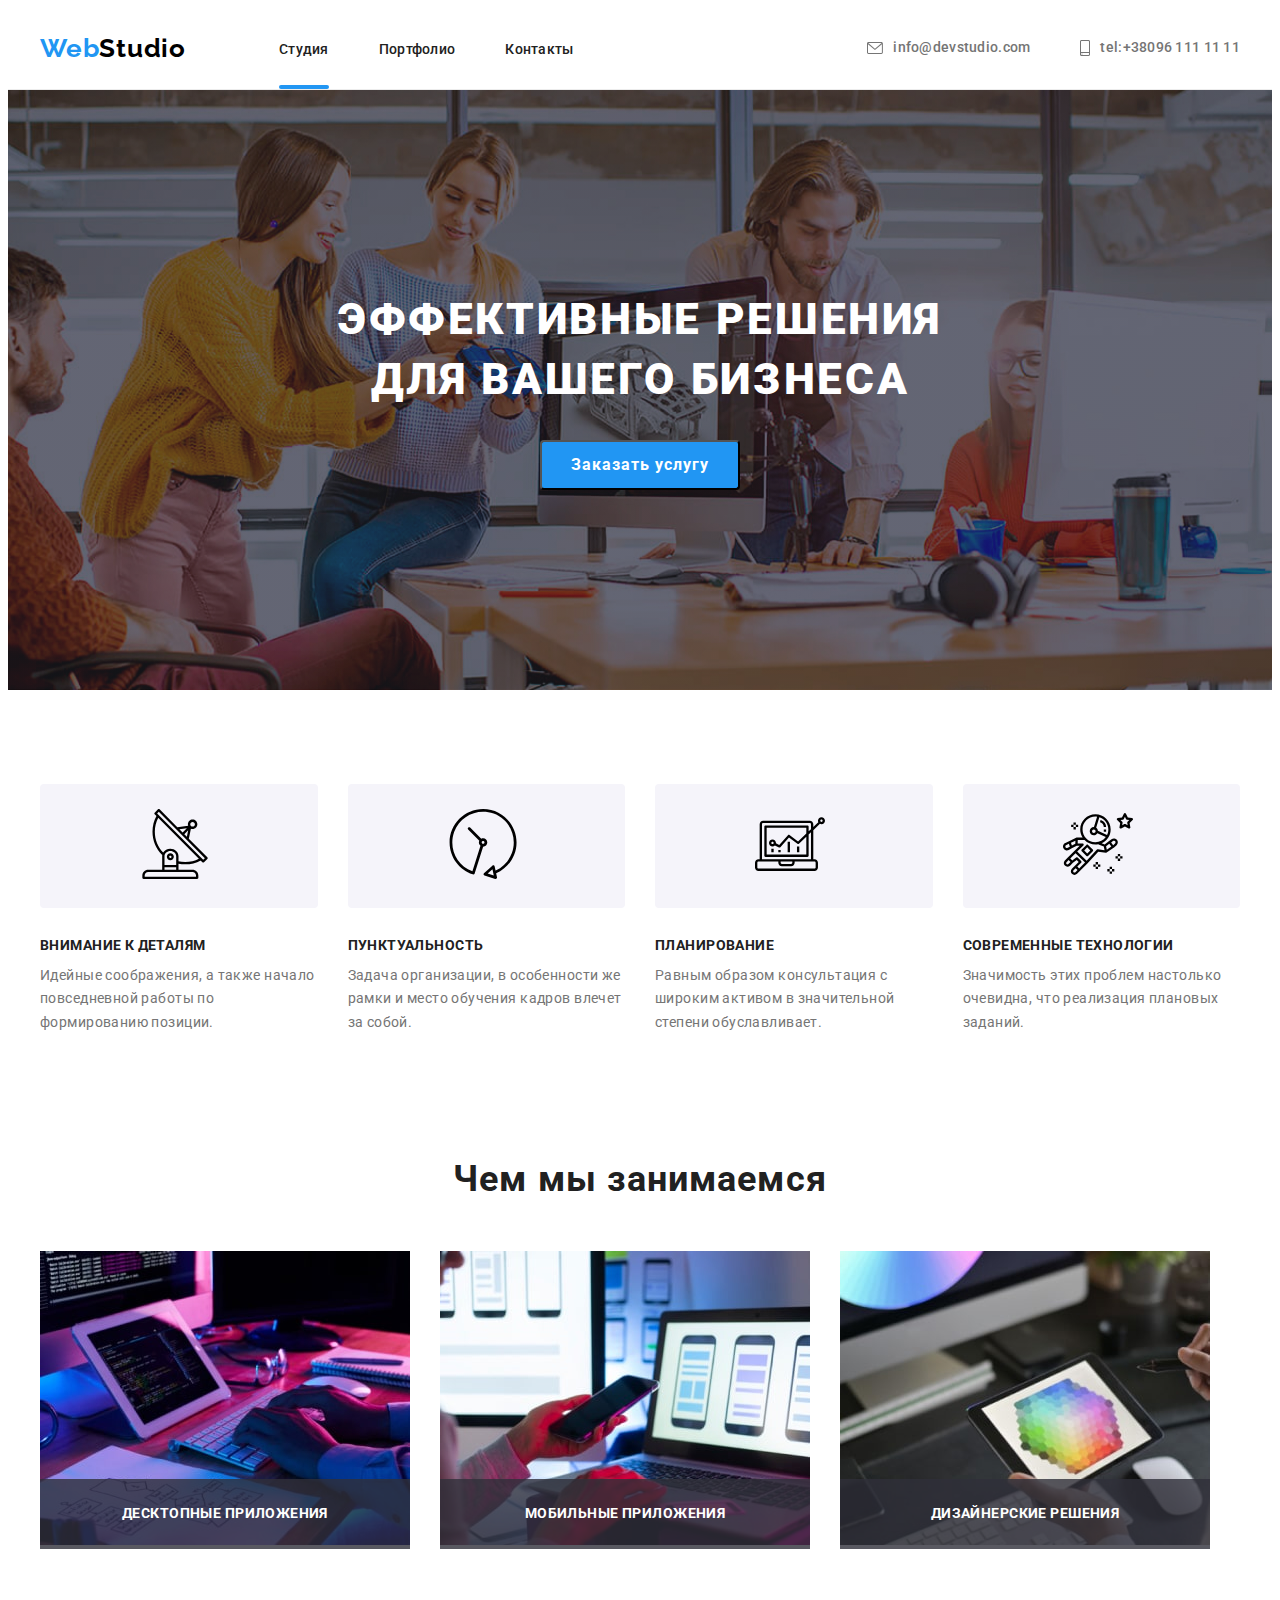
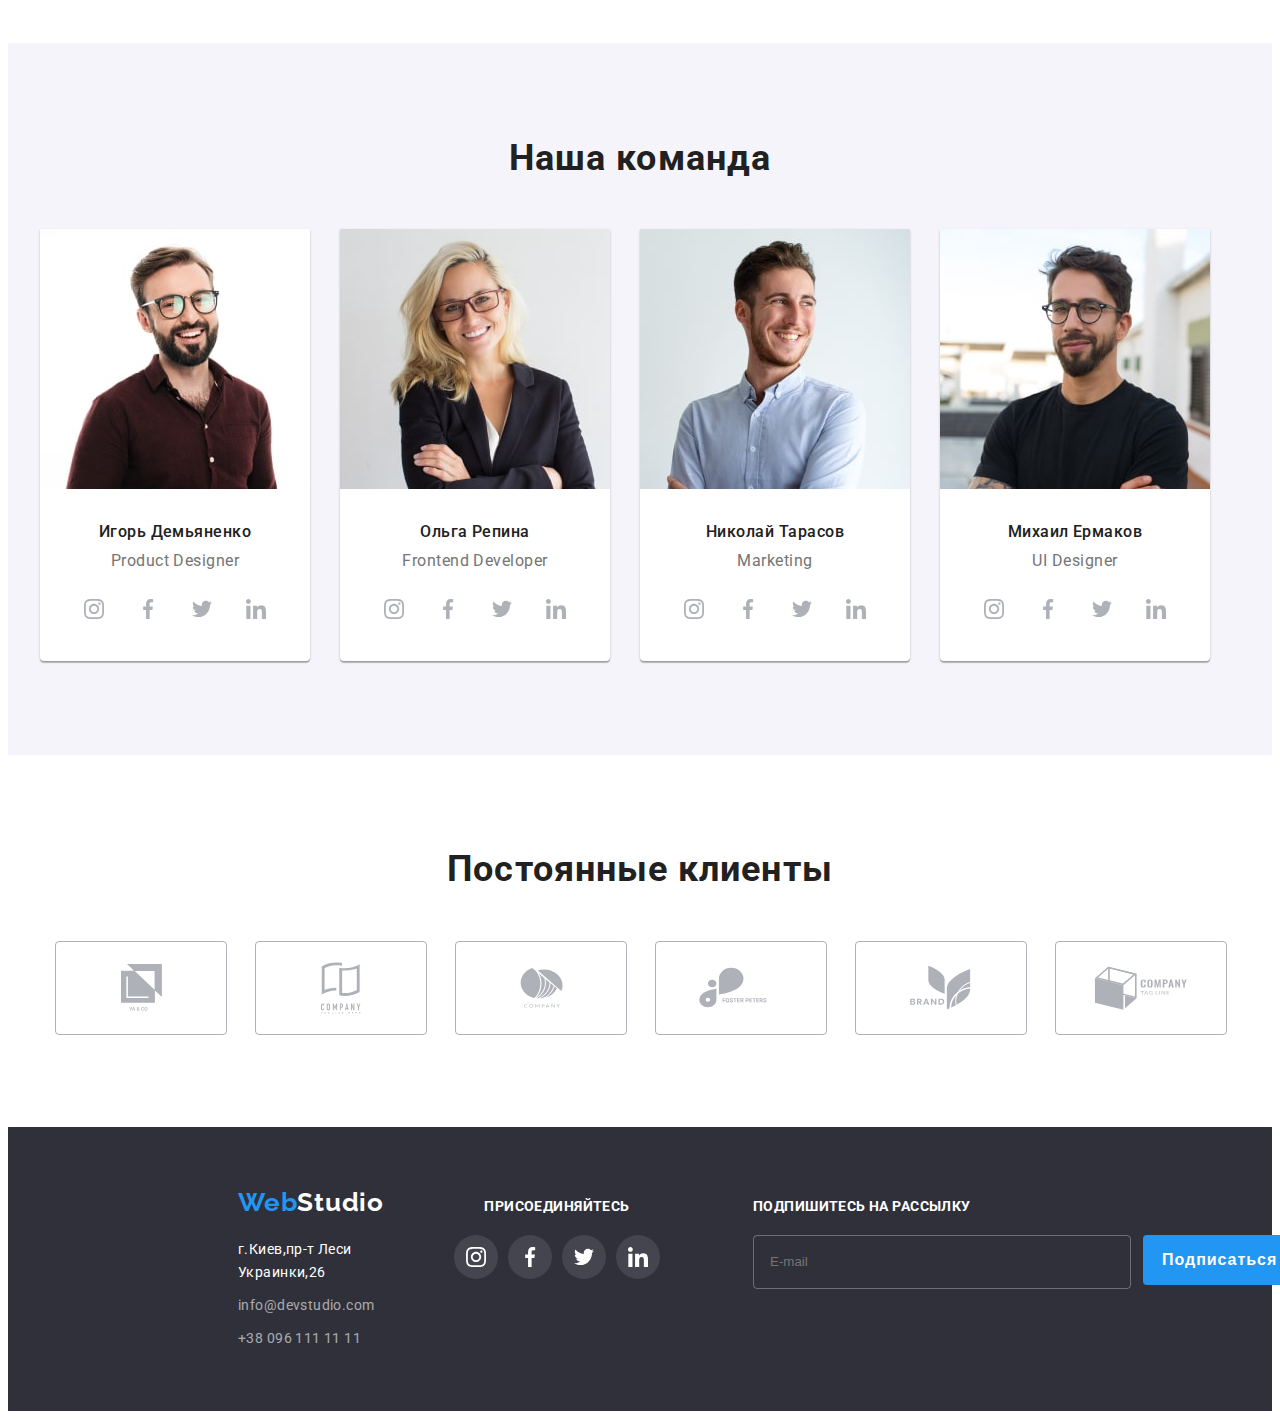
<file: index.html>
<!DOCTYPE html>
<html lang="ru">

<head>
    <meta charset="UTF-8">
    <meta http-equiv="X-UA-Compatible" content="IE=edge">
    <meta name="viewport" content="width=device-width, initial-scale=1.0">
    <title>WebStudio</title>
    <link rel="stylesheet" href="https://cdnjs.cloudflare.com/ajax/libs/modern-normalize/1.1.0/modern-normalize.min.css"
        integrity="sha512-wpPYUAdjBVSE4KJnH1VR1HeZfpl1ub8YT/NKx4PuQ5NmX2tKuGu6U/JRp5y+Y8XG2tV+wKQpNHVUX03MfMFn9Q=="
        crossorigin="anonymous" referrerpolicy="no-referrer" />   
    <link rel="stylesheet" href="./css/main.css">
    <link rel="preconnect" href="https://fonts.googleapis.com">
    <link rel="preconnect" href="https://fonts.gstatic.com" crossorigin>
    <link href="https://fonts.googleapis.com/css2?family=Roboto:wght@400;500;700;900&display=swap" rel="stylesheet">
    <link rel="preconnect" href="https://fonts.googleapis.com">
    <link rel="preconnect" href="https://fonts.gstatic.com" crossorigin>
    <link href="https://fonts.googleapis.com/css2?family=Raleway:wght@700&display=swap" rel="stylesheet">
</head>

<body>
    <header class="header">
        <div class="container header-container">
             <nav class="page-header-container">
                <a class="page-header-container__logo" lang="en" href="./index.html"><span class="logo-first">Web</span><span
                        class="logo-second">Studio</span></a>
            </nav>
            <button type="button" class="page-header-container__button" data-menu-open>
                <svg width="24" height="16">
                    <use href="./images/sprite/Sprite.svg#icon-nav-menu"></use>
                </svg>
            </button>

                <ul class="nav-menu-list">
                    <li class="nav-menu-list__link" ><a class="nav-menu-list__item current" href="./index.html">Студия</a></li>
                    <li class="nav-menu-list__link" ><a class="nav-menu-list__item" href="./portfolio.html">Портфолио</a></li>
                    <li class="nav-menu-list__link" ><a class="nav-menu-list__item" href="">Контакты</a></li>
                </ul>
            
             <div class="header-right">
                    <li class="link">
                        <a class="link__item-connect" href="mailto:info@devstudio.com">info@devstudio.com
                            <svg class="link__header-icon" width="16" height="12">
                                <use class="link__header-icon-use" href="./images/sprite/Sprite.svg#icon-envelope-hover">
                                    "info@devstudio.com"
                    
                                </use>
                            </svg>
                        </a>
                    </li>
                    
                    <li class="link">
                        <a class="link__item-connect phone" href="tel:+380961111111">tel:+38096 111 11 11
                            <svg class="link__header-icon" width="10" height="16">
                                <use href="./images/sprite/Sprite.svg#icon-smartphone"></use>
                            </svg>
                        </a>
                    </li>
                
                
            </div>
        </div>
        <div class="mob-menu is-hidden" data-menu>
            <button type="button" class="mob-menu__button" data-menu-close>
                <svg class="mob-menu__close" width="19"  height="19">
                    <use href="./images/sprite/Sprite.svg#icon-Close"></use>
                </svg>
            </button>
            <ul class="mob-menu__list tt-decor">
                <li class="mob-menu__link"><a class="mob-menu__nav accent" href="./index.html">Студия</a></li>
                <li class="mob-menu__link"> <a class="mob-menu__nav" href="./portfolio.html">Портфолио</a></li>
                <li class="mob-menu__link"> <a class="mob-menu__nav" href="#">Контакты</a></li>
            </ul>
        
        <div class="mob-menu-down">
            <ul class="mob-menu__contacts tt-decor">
                <li class="mob-menu__item"><a class="mob-menu__phone" href="tel:+380961111111">+380961111111</a></li>
                <li class="mob-menu__item"><a class="mob-menu__mail" href="mailto:info@devstudio.com">info@devstudio.com</a></li>
            </ul>
            
            <ul class="mob-menu-soc tt-decor">
                <li class="mob-menu-soc__link"><a class="mob-menu-soc__item" href="#">Instagram</a></li>
                <li class="mob-menu-soc__link"><a class="mob-menu-soc__item" href="#">Twitter</a></li>
                <li class="mob-menu-soc__link"><a class="mob-menu-soc__item" href="#">Facebook</a></li>
                <li class="mob-menu-soc__link"><a class="mob-menu-soc__item" href="#">Linkedin</a></li>
            </ul>
        </div>
    </div>
    </header>

    <main>
        <section>
            <div class="hero">
                <h1 class="hero__main">Эффективные решения для вашего бизнеса</h1>
                <button data-modal-open class="hero__btn-first" type="button">Заказать услугу</button>
            </div>

        </section>

        <section class="discription-a">
            <div class="container">
                <ul class="discription">
                    <li class="discription-list">
                        <div class="discription-card">
                            <svg class="discription-image" width="70" height="70">
                                <use href="./images/sprite/Sprite.svg#icon-antenna-1"></use>
                            </svg>
                        </div>
                        <h3 class="discription-chapter">Внимание к деталям</h3>
                        <p class="discription-text">Идейные соображения, а также начало повседневной работы по формированию
                            позиции.</p>
                    </li>
                    <li class="discription-list">
                        <div class="discription-card">
                            <svg class="discription-image" width="70" height="70">
                                <use href="./images/sprite/Sprite.svg#icon-Vector-1"></use>
                            </svg>
                        </div>
                        <h3 class="discription-chapter">Пунктуальность</h3>
                        <p class="discription-text">Задача организации, в особенности же рамки и место обучения кадров
                            влечет за собой.</p>
                    </li>
                    <li class="discription-list">
                        <div class="discription-card">
                            <svg class="discription-image" width="70" height="70">
                                <use href="./images/sprite/Sprite.svg#icon-diagram-1"></use>
                            </svg>
                        </div>
                        <h3 class="discription-chapter">Планирование</h3>
                        <p class="discription-text">Равным образом консультация с широким активом в значительной степени
                            обуславливает.</p>
                    </li>
                    <li class="discription-list">
                        <div class="discription-card">
                            <svg class="discription-image" width="70" height="70">
                                <use href="./images/sprite/Sprite.svg#icon-astronaut-1"></use>
                            </svg>
                        </div>
                        <h3 class="discription-chapter">Современные технологии</h3>
                        <p class="discription-text">Значимость этих проблем настолько очевидна, что реализация плановых
                            заданий.</p>
                    </li>
                </ul>
            </div>

        </section>

        <section class="main-job">
            <div class="container">
                <h2 class="photo">Чем мы занимаемся</h2>
                <ul class="tt-decor list-job">
                    <li class="list-job__image-link"><img src="./images/images-job/img1.jpg" width="370" height="294"
                                alt="Человек работает на планшете и стационарном компьютере">
                         <h3 class="list-job__fon">Десктопные приложения</h3>
                    </li>
                   
                    <li class="list-job__image-link"><img src="./images/images-job/img2.jpg" width="370" height="294">
                    <h3 class="list-job__fon">Мобильные приложения</h3></li>
                    <li class="list-job__image-link"><img src="./images/images-job/img3.jpg" width="370" height="294"
                            alt="Человек держит планшет с цветным графичным изображением">
                        <h3 class="list-job__fon">Дизайнерские решения</h3></li>
                </ul>
            </div>

        </section>

        <section class="section-command">
            <div class="container">
                <h2 class="command">Наша команда</h2>
                <ul class="discription__command">
                    <div class="discription__card-command">
                        <li>

                            <picture>
                                <source srcset="./images/img-command/Desctop/img1-D1x-min.jpg 1x, ./images/img-command/Desctop/Com-D2x.jpg 2x"
                                    media="(min-width:1200px)">
                                    <source srcset="./images/img-command/Tablet/img-tab1x.jpg 1x, ./images/img-command/Tablet/img-tab2x.jpg 2x" media="(min-width:768px)">
                                    <source srcset="./images/img-command/Mobile/Com-mob1x-min.jpg 1x, ./images/img-command/Mobile/Com-mob2x-min.jpg 2x"
                                        media="(min-width:480px)">
                                <img src="./images/img-command/Mobile/Com-mob1x-min.jpg" alt="Сотрудник компании">
                            </picture>
                            <h3 class="discription__name">Игорь Демьяненко</h3>
                            <p class="discription__profession" lang="en">Product Designer</p>
                            <ul class="container-soc tt-decor">
                                <li class="container-soc__soc">
                                    <a href="" class="container-soc__link-soc">
                                        <svg class="container-soc__icon-soc" width="20" height="20">
                                            <use href="./images/sprite/Sprite.svg#icon-instagram-2"></use>
                                        </svg>
                                    </a>
                                </li>
                                <li class="container-soc__soc">
                                    <a href="" class="container-soc__link-soc">
                                        <svg class="container-soc__icon-soc" width="20" height="20">
                                            <use href="./images/sprite/Sprite.svg#icon-facebook"></use>
                                        </svg>
                                    </a>
                                </li>
                                <li class="container-soc__soc">
                                    <a href="" class="container-soc__link-soc">
                                        <svg class="container-soc__icon-soc" width="20" height="20">
                                            <use href="./images/sprite/Sprite.svg#icon-twitter-1"></use>
                                        </svg>
                                    </a>
                                </li>
                                <li class="container-soc__soc">
                                    <a href="" class="container-soc__link-soc">
                                        <svg class="container-soc__icon-soc" width="20" height="20">
                                            <use href="./images/sprite/Sprite.svg#icon-linkedin-1"></use>
                                        </svg>
                                    </a>
                                </li>
                            </ul>
                        </li>
                    </div>
                    <div class="discription__card-command">
                        <li>
                        
                            <picture>
                                <source srcset="./images/img-command/Desctop/img2-D1x-min.jpg 1x, ./images/img-command/Desctop/img2-D2x.jpg 2x"
                                    media="(min-width:1200px)">
                                <source srcset="./images/img-command/Tablet/img1-tab1x.jpg 1x, ./images/img-command/Tablet/img1-tab2x.jpg 2x"
                                    media="(min-width:768px)">
                                <source srcset="./images/img-command/Mobile/Com1-mob1x-min.jpg 1x, ./images/img-command/Mobile/Com1-mob2x-min.jpg 2x"
                                    media="(min-width:480px)">
                                <img src="./images/img-command/Mobile/Com1-mob1x-min.jpg" alt="Сотрудник компании">
                            </picture>
                            <h3 class="discription__name">Ольга Репина</h3>
                            <p class="discription__profession" lang="en">Frontend Developer</p>
                            <ul class="container-soc tt-decor">
                                <li class="container-soc__soc">
                                    <a href="" class="container-soc__link-soc">
                                        <svg class="container-soc__icon-soc" width="20" height="20">
                                            <use href="./images/sprite/Sprite.svg#icon-instagram-2"></use>
                                        </svg>
                                    </a>
                                </li>
                                <li class="container-soc__soc">
                                    <a href="" class="container-soc__link-soc">
                                        <svg class="container-soc__icon-soc" width="20" height="20">
                                            <use href="./images/sprite/Sprite.svg#icon-facebook"></use>
                                        </svg>
                                    </a>
                                </li>
                                <li class="container-soc__soc">
                                    <a href="" class="container-soc__link-soc">
                                        <svg class="container-soc__icon-soc" width="20" height="20">
                                            <use href="./images/sprite/Sprite.svg#icon-twitter-1"></use>
                                        </svg>
                                    </a>
                                </li>
                                <li class="container-soc__soc">
                                    <a href="" class="container-soc__link-soc">
                                        <svg class="container-soc__icon-soc" width="20" height="20">
                                            <use href="./images/sprite/Sprite.svg#icon-linkedin-1"></use>
                                        </svg>
                                    </a>
                                </li>
                            </ul>
                        </li>
                    </div>
                    <div class="discription__card-command">
                        <li>
                            <picture>
                                <source srcset="./images/img-command/Desctop/img3-D1x-min.jpg 1x, ./images/img-command/Desctop/img3-D2x.jpg 2x"
                                    media="(min-width:1200px)">
                                <source srcset="./images/img-command/Tablet/img2-tab1x.jpg 1x, ./images/img-command/Tablet/img2-tab2x.jpg 2x"
                                    media="(min-width:768px)">
                                <source
                                    srcset="./images/img-command/Mobile/Com2-mob1x-min.jpg 1x, ./images/img-command/Mobile/Com2-mob2x-min.jpg 2x"
                                    media="(min-width:480px)">
                                <img src="./images/img-command/Mobile/Com2-mob1x-min.jpg" alt="Сотрудник компании">
                            </picture>
                            <h3 class="discription__name">Николай Тарасов</h3>
                            <p class="discription__profession" lang="en">Marketing</p>
                            <ul class="container-soc tt-decor">
                                <li class="container-soc__soc">
                                    <a href="" class="container-soc__link-soc">
                                        <svg class="container-soc__icon-soc" width="20" height="20">
                                            <use href="./images/sprite/Sprite.svg#icon-instagram-2"></use>
                                        </svg>
                                    </a>
                                </li>
                                <li class="container-soc__soc">
                                    <a href="" class="container-soc__link-soc">
                                        <svg class="container-soc__icon-soc" width="20" height="20">
                                            <use href="./images/sprite/Sprite.svg#icon-facebook"></use>
                                        </svg>
                                    </a>
                                </li>
                                <li class="container-soc__soc">
                                    <a href="" class="container-soc__link-soc">
                                        <svg class="container-soc__icon-soc" width="20" height="20">
                                            <use href="./images/sprite/Sprite.svg#icon-twitter-1"></use>
                                        </svg>
                                    </a>
                                </li>
                                <li class="container-soc__soc">
                                    <a href="" class="container-soc__link-soc">
                                        <svg class="container-soc__icon-soc" width="20" height="20">
                                            <use href="./images/sprite/Sprite.svg#icon-linkedin-1"></use>
                                        </svg>
                                    </a>
                                </li>
                            </ul>
                        </li>
                    </div>
                    <div class="discription__card-command">
                        <li>
                            <picture>
                                <source srcset="./images/img-command/Desctop/img4-D1x-min.jpg 1x, ./images/img-command/Desctop/img4-D2x.jpg 2x"
                                    media="(min-width:1200px)">
                                <source srcset="./images/img-command/Tablet/img3-tab1x.jpg 1x, ./images/img-command/Tablet/img3-tab2x.jpg 2x"
                                    media="(min-width:768px)">
                                <source
                                    srcset="./images/img-command/Mobile/Com3-mob1x-min.jpg 1x, ./images/img-command/Mobile/Com3-mob2x-min.jpg 2x"
                                    media="(min-width:480px)">
                                <img src="./images/img-command/Mobile/Com3-mob1x-min.jpg" alt="Сотрудник компании">
                            </picture>
                            <h3 class="discription__name">Михаил Ермаков</h3>
                            <p class="discription__profession" lang="en">UI Designer</p>
                            <ul class="container-soc tt-decor">
                                <li class="container-soc__soc">
                                    <a href="" class="container-soc__link-soc">
                                        <svg class="container-soc__icon-soc" width="20" height="20">
                                            <use href="./images/sprite/Sprite.svg#icon-instagram-2"></use>
                                        </svg>
                                    </a>
                                </li>
                                <li class="container-soc__soc">
                                    <a href="" class="container-soc__link-soc">
                                        <svg class="container-soc__icon-soc" width="20" height="20">
                                            <use href="./images/sprite/Sprite.svg#icon-facebook"></use>
                                        </svg>
                                    </a>
                                </li>
                                <li class="container-soc__soc">
                                    <a href="" class="container-soc__link-soc">
                                        <svg class="container-soc__icon-soc" width="20" height="20">
                                            <use href="./images/sprite/Sprite.svg#icon-twitter-1"></use>
                                        </svg>
                                    </a>
                                </li>
                                <li class="container-soc__soc">
                                    <a href="" class="container-soc__link-soc">
                                        <svg class="container-soc__icon-soc" width="20" height="20">
                                            <use href="./images/sprite/Sprite.svg#icon-linkedin-1"></use>
                                        </svg>
                                    </a>
                                </li>
                            </ul>
                        </li>
                    </div>
                </ul>
            </div>
        </section>
        <section class="section-company">
            <div class="container">
                <h2 class="section-company__clients">Постоянные клиенты</h2>
                <ul class="companys">

                    <li class="companys__list-company  tt-decor">
                        <a href="" class="companys__link-company">
                            <svg class="companys__company-icon" width="41" height="47">
                                <use href="./images/sprite/Sprite.svg#icon-Union"></use>
                            </svg>
                        </a>
                    </li>
                    <li class="companys__list-company tt-decor">
                        <a href="" class="companys__link-company">
                            <svg class="companys__company-icon" width="40" height="52">
                                <use href="./images/sprite/Sprite.svg#icon-group"></use>
                            </svg>
                        </a>
                    </li>
                    <li class="companys__list-company tt-decor">
                        <a href="" class="companys__link-company">
                            <svg class="companys__company-icon" width="43" height="41">
                                <use href="./images/sprite/Sprite.svg#icon-group-1"></use>
                            </svg>
                        </a>
                    </li>
                    <li class="companys__list-company tt-decor">
                        <a href="" class="companys__link-company">
                            <svg class="companys__company-icon" width="84" height="41">
                                <use href="./images/sprite/Sprite.svg#icon-group-2"></use>
                            </svg>
                        </a>
                    </li>
                    <li class="companys__list-company tt-decor">
                        <a href="" class="companys__link-company">
                            <svg class="companys__company-icon" width="63" height="45">
                                <use href="./images/sprite/Sprite.svg#icon-group-3-1"></use>
                            </svg>
                        </a>
                    </li>
                    <li class="companys__list-company tt-decor">
                        <a href="" class="companys__link-company">
                            <svg class="companys__company-icon" width="94" height="44">
                                <use href="./images/sprite/Sprite.svg#icon-group-4-1"></use>
                            </svg>
                        </a>
                    </li>
            </div>
            </ul>
            </div>
        </section>
    </main>

    <footer class="footer">
        <div class="container footer-container">
            <div class="footer-logo-contact">
                <a class="logo-footer" lang="en" href="./index.html"><span class="logo-footer-first">Web</span><span
                        class="logo-second-w">Studio</span></a>
                <ul class="footer-contact-list">
                    <li class="footer-contact-list__footer-contact"><a class="footer-contact-list__map-item" href="https://goo.gl/maps/ncEjKkmwe7wm9tHb9"
                            rel="noopener noreferrer">г.Киев,пр-т Леси Украинки,26</a></li>
                    <li class="footer-contact-list__footer-contact"><a class="footer-contact-list__email" href="mailto:info@devstudio.com">info@devstudio.com</a>
                    </li>
                    <li class="footer-contact-list__footer-contact"><a class="footer-contact-list__tel" href="tel:+380961111111">+38 096 111 11 11</a></li>
                </ul>
            </div>
            <div class="footer-soc-contact">
                <h3 class="footer-text">ПРИСОЕДИНЯЙТЕСЬ</h3>
                <ul class="footer-soc tt-decor">
                    <li class="footer-soc__footer-list">
                        <a href="" class="footer-soc__footer-link">
                            <svg class="footer-soc__footer-image" width="20" height="20">
                                <use href="./images/sprite/Sprite.svg#icon-instagram-2"></use>
                            </svg>
                        </a>
                    </li>
                    <li class="footer-soc__footer-list">
                        <a href="" class="footer-soc__footer-link">
                            <svg class="footer-soc__footer-image" width="20" height="20">
                                <use href="./images/sprite/Sprite.svg#icon-facebook"></use>
                            </svg>
                        </a>
                    </li>
                    <li class="footer-soc__footer-list">
                        <a href="" class="footer-soc__footer-link">
                            <svg class="footer-soc__footer-image" width="20" height="20">
                                <use href="./images/sprite/Sprite.svg#icon-twitter-1"></use>
                            </svg>
                        </a>
                    </li>
                    <li class="footer-soc__footer-list">
                        <a href="" class="footer-soc__footer-link">
                            <svg class="footer-soc__footer-image" width="20" height="20">
                                <use href="./images/sprite/Sprite.svg#icon-linkedin-1"></use>
                            </svg>
                        </a>
                    </li>
                </ul>
            </div>
                <div class="footer-link-second">
                    <h3 class="footer-text-subscribe">Подпишитесь на рассылку</h3>
                    <form class="footer-subscribe">
                        <input name="email" type="email" placeholder="E-mail" class="footer-subscribe__input">
                        <div class="footer-subscribe__footer-container-second">
                            <button class="footer-subscribe__footer-btn" type="submit">Подписаться</button>
                            <svg class="footer-subscribe__footer-svg-telegram" width="24" height="24">
                                <use href="./images/sprite/Sprite.svg#icon-Telegram"></use>
                            </svg>
                        </div>
                    </form>
                </div>
       </div>
    </footer>

    <div class="backdrop is-hidden" data-modal>
        <div class="modal">
            <button class="modal__link" type="button" data-modal-close>
                <svg class="modal__img" width="11" height="11">
                    <use href="./images/sprite/Sprite.svg#icon-Close"></use>
                </svg>
            </button>
            <form>
                <b class="modal__title">Оставьте свои данные, мы вам перезвоним</b>
                
                <div class="modal__form-field">
                    <label for="modal__input-name" class="modal__form-label">Имя</label>
                    <span class="modal__input-wrap">
                        <input type="text" id="input-name" class="modal__form-input" name="modal-name">
                        <svg class="modal__form-icon" width="12" height="12">
                            <use href="./images/sprite/Sprite.svg#icon-User"></use>
                        </svg>
                    </span>
                    
                </div>
              
                <div class="modal__form-field">
                    <label for="tel" class="modal__form-label">Телефон</label>
                    <span class="modal__input-wrap">
                    <input type="tel" id="input-tel" class="modal__form-input" name="modal-tel">
                    <svg class="modal__form-icon" width="13" height="13">
                        <use href="./images/sprite/Sprite.svg#icon-Telephone"></use>
                    </svg>
                    </span>
                </div>
                
                <div class="modal__form-field">
                    <label for="input-email" class="modal__form-label">Почта</label>
                    <span class="modal__input-wrap">
                    <input type="email" id="input-email" class="modal__form-input" name="modal-email">
                    <svg class="modal__form-icon" width="15" height="12">
                        <use href="./images/sprite/Sprite.svg#icon-Email"></use>
                    </svg>
                    </span>
                </div>
                <div class="modal__form-field">
                    <label for="comment" class="modal__form-label">Комментарий</label>
                    <textarea name="modal-comment" id="comment" placeholder="Введите текст" class="modal__comment"></textarea>
                </div>
                <div class="modal__form-field-end">
                    <input type="checkbox" class="modal__checkbox visually-hidden" name="policy" id="check">
                    <label for="check" class="modal__check-label">
                        <span class="modal__label-check">
                            <svg width="11" height="8">
                                <use href="./images/sprite/Sprite.svg#icon-Ok"></use>
                            </svg>
                        </span>Соглашаюсь с рассылкой и принимаю <a class="modal__contract" href="#"> Условия договора </a> </label>
                </div>
                <button type="submit" class="modal__btn">Отправить</button>
                

            </form>
        </div>
    </div>

    <script>
        (() => {
                const refs = {
                    openModalBtn: document.querySelector('[data-modal-open]'),
                    closeModalBtn: document.querySelector('[data-modal-close]'),
                    modal: document.querySelector('[data-modal]'),
                };

                refs.openModalBtn.addEventListener('click', toggleModal);
                refs.closeModalBtn.addEventListener('click', toggleModal);

                function toggleModal() {
                    refs.modal.classList.toggle('is-hidden');
                }
            })();
    </script>

    <script>
        (() => {
                const refs = {
                    openMenuBtn: document.querySelector('[data-menu-open]'),
                    closeMenuBtn: document.querySelector('[data-menu-close]'),
                    menu: document.querySelector('[data-menu]'),
                };

                refs.openMenuBtn.addEventListener('click', toggleMenu);
                refs.closeMenuBtn.addEventListener('click', toggleMenu);

                function toggleMenu() {
                    refs.menu.classList.toggle('is-hidden');
                }
            })();
    </script>
</body>

</html>
</file>
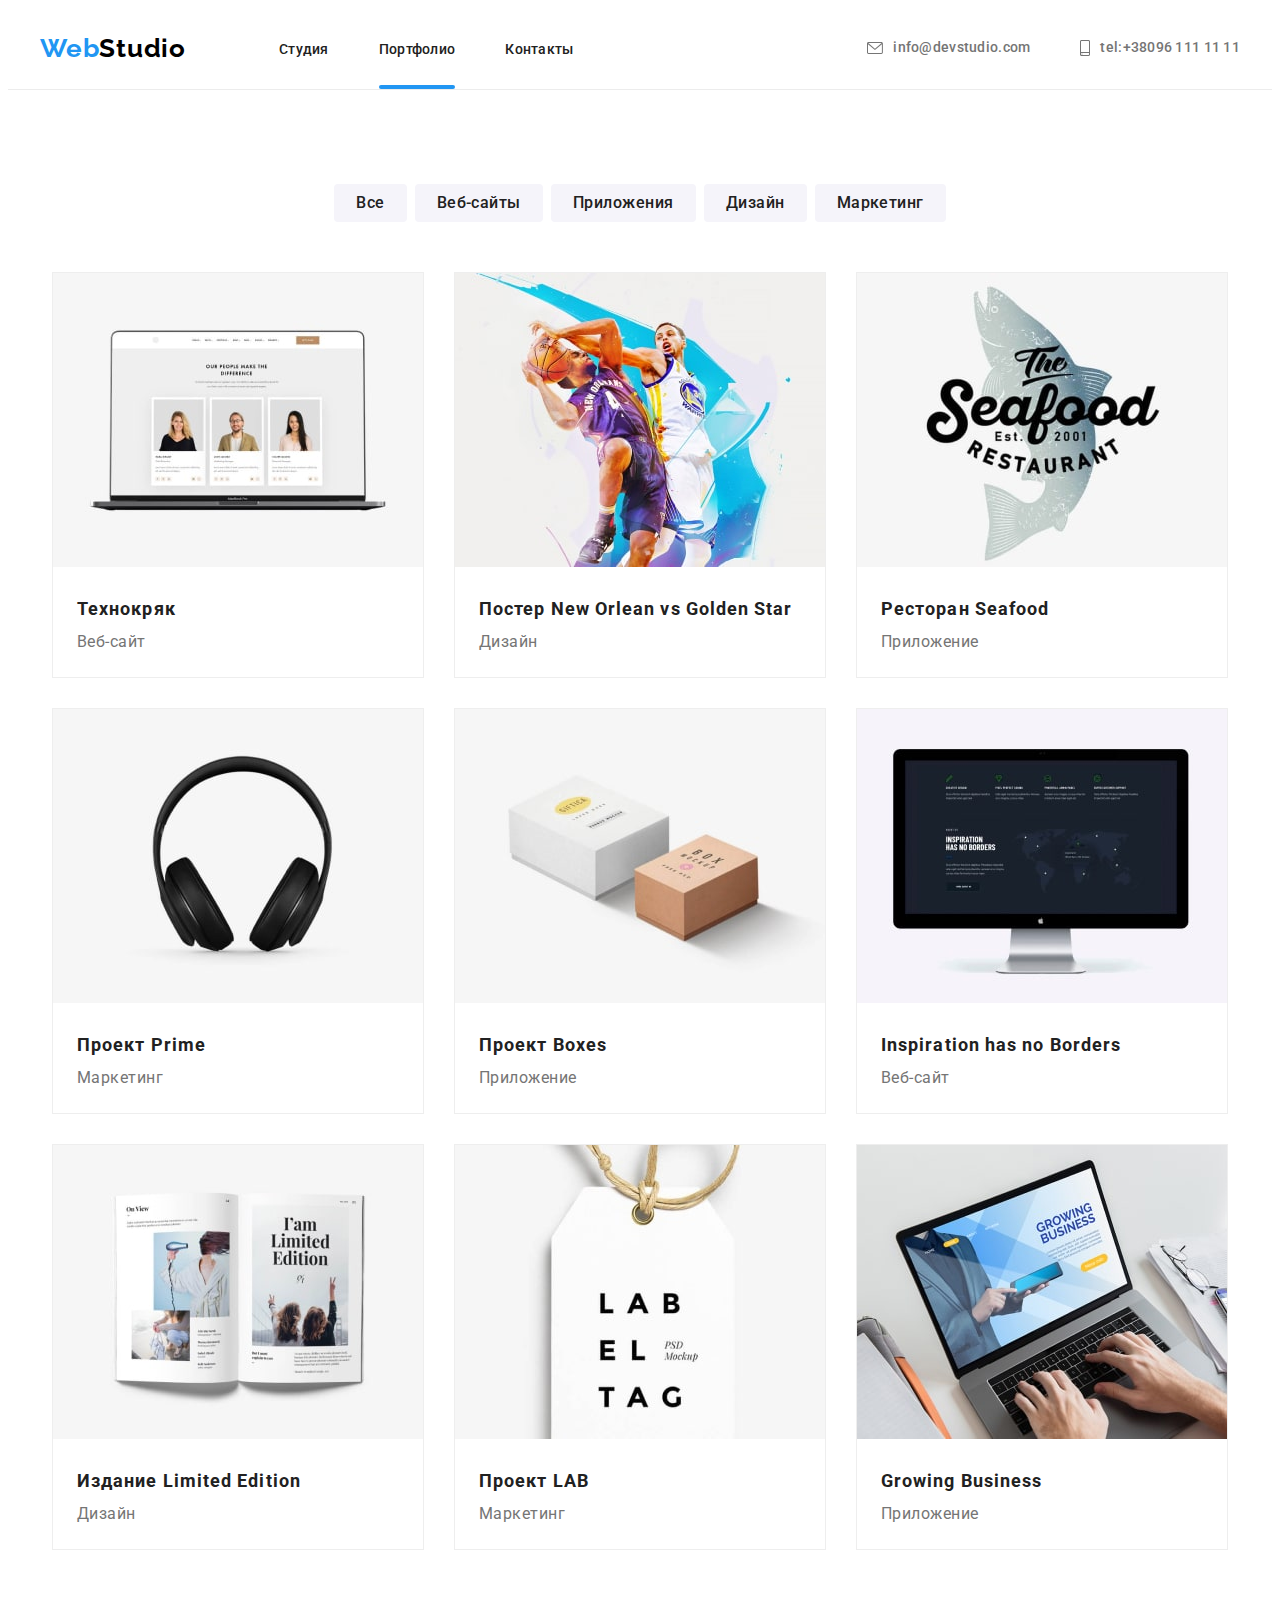
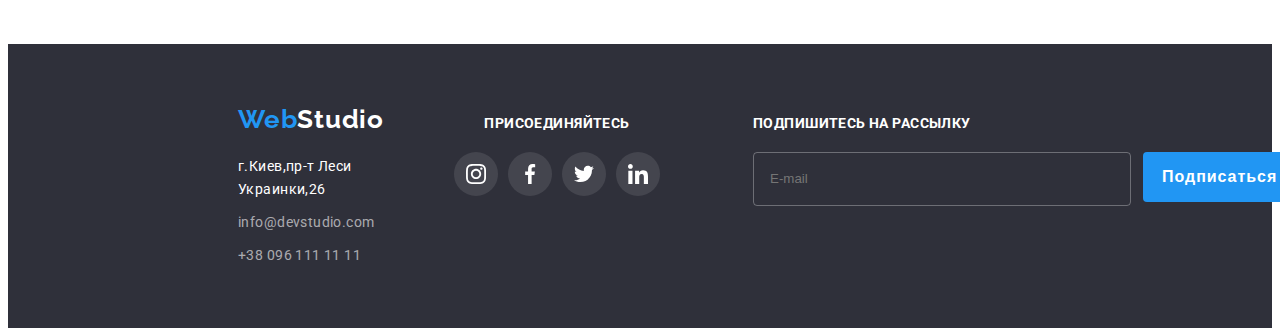
<file: portfolio.html>
<!DOCTYPE html>
<html lang="ru">

<head>
    <meta charset="UTF-8">
    <meta http-equiv="X-UA-Compatible" content="IE=edge">
    <meta name="viewport" content="width=device-width, initial-scale=1">
    <title>Портфолио</title>
    <link rel="stylesheet" href="https://cdnjs.cloudflare.com/ajax/libs/modern-normalize/1.1.0/modern-normalize.min.css"
        integrity="sha512-wpPYUAdjBVSE4KJnH1VR1HeZfpl1ub8YT/NKx4PuQ5NmX2tKuGu6U/JRp5y+Y8XG2tV+wKQpNHVUX03MfMFn9Q=="
        crossorigin="anonymous" referrerpolicy="no-referrer" />
    <link rel="stylesheet" href="./css/portfolio.css">
    <link rel="preconnect" href="https://fonts.googleapis.com">
    <link rel="preconnect" href="https://fonts.gstatic.com" crossorigin>
    <link href="https://fonts.googleapis.com/css2?family=Roboto:wght@400;500;700;900&display=swap" rel="stylesheet">
    <link rel="preconnect" href="https://fonts.googleapis.com">
    <link rel="preconnect" href="https://fonts.gstatic.com" crossorigin>
    <link href="https://fonts.googleapis.com/css2?family=Raleway:wght@700&display=swap" rel="stylesheet">
</head>

<body>
    <header class="header">
        <div class="container header-container">
            <nav class="page-header-container">
                <a class="page-header-container__logo" lang="en" href="./index.html"><span
                        class="logo-first">Web</span><span class="logo-second">Studio</span></a>
            </nav>
            <button type="button" class="page-header-container__button" data-menu-open>
                <svg width="24" height="16">
                    <use href="./images/sprite/Sprite.svg#icon-nav-menu"></use>
                </svg>
            </button>
    
            <ul class="nav-menu-list">
                <li class="nav-menu-list__link"><a class="nav-menu-list__item" href="./index.html">Студия</a></li>
                <li class="nav-menu-list__link"><a class="nav-menu-list__item current" href="./portfolio.html">Портфолио</a></li>
                <li class="nav-menu-list__link"><a class="nav-menu-list__item" href="">Контакты</a></li>
            </ul>
    
            <div class="header-right">
                <li class="link">
                    <a class="link__item-connect" href="mailto:info@devstudio.com">info@devstudio.com
                        <svg class="link__header-icon" width="16" height="12">
                            <use class="link__header-icon-use" href="./images/sprite/Sprite.svg#icon-envelope-hover">
                                "info@devstudio.com"
    
                            </use>
                        </svg>
                    </a>
                </li>
    
                <li class="link">
                    <a class="link__item-connect phone" href="tel:+380961111111">tel:+38096 111 11 11
                        <svg class="link__header-icon" width="10" height="16">
                            <use href="./images/sprite/Sprite.svg#icon-smartphone"></use>
                        </svg>
                    </a>
                </li>
    
    
            </div>
        </div>
        <div class="mob-menu is-hidden" data-menu>
            <button type="button" class="mob-menu__button" data-menu-close>
                <svg class="mob-menu__close" width="19" height="19">
                    <use href="./images/sprite/Sprite.svg#icon-Close"></use>
                </svg>
            </button>
            <ul class="mob-menu__list tt-decor">
                <li class="mob-menu__link"><a class="mob-menu__nav accent" href="./index.html">Студия</a></li>
                <li class="mob-menu__link"> <a class="mob-menu__nav" href="./portfolio.html">Портфолио</a></li>
                <li class="mob-menu__link"> <a class="mob-menu__nav" href="#">Контакты</a></li>
            </ul>
            <div class="mob-menu-down">
                <ul class="mob-menu__contacts tt-decor">
                    <li class="mob-menu__item"><a class="mob-menu__phone" href="tel:+380961111111">+380961111111</a></li>
                    <li class="mob-menu__item"><a class="mob-menu__mail" href="mailto:info@devstudio.com">info@devstudio.com</a>
                    </li>
                </ul>
            
                <ul class="mob-menu-soc tt-decor">
                    <li class="mob-menu-soc__link"><a class="mob-menu-soc__item" href="#">Instagram</a></li>
                    <li class="mob-menu-soc__link"><a class="mob-menu-soc__item" href="#">Twitter</a></li>
                    <li class="mob-menu-soc__link"><a class="mob-menu-soc__item" href="#">Facebook</a></li>
                    <li class="mob-menu-soc__link"><a class="mob-menu-soc__item" href="#">Linkedin</a></li>
                </ul>
            </div>
        </div>
     </header>
        <main>
            <section class="main-section">
                <div class="container" >
                    <ul class="tt-decor menu-content">
                            <li class="menu-nav"><button class="item-menu btn-second" type="button">Все</button>
                            <li class="menu-nav"><button class="item-menu btn-second" type="button">Веб-сайты</button>
                            <li class="menu-nav"><button class="item-menu btn-second" type="button">Приложения</button>
                            <li class="menu-nav"><button class="item-menu btn-second" type="button">Дизайн</button>
                            <li class="menu-nav"><button class="item-menu btn-second" type="button">Маркетинг</button>
                    </ul>
                    
                    <ul class="tt-decor card">
                        <li class="card-item">
                                <div class="card-overlay">
                                    <picture>
                                        <source srcset="./images/im-port/Desctop/img1-min.jpg 1x, ./images/im-port/Desctop/img1-D2x-min.jpg 2x"
                                            media="(min-width:1200px)">
                                        <source srcset="./images/im-port/tablet/port1-tab1x-min.jpg 1x, ./images/im-port/tablet/port1-tab2x-min.jpg 2x"
                                            media="(min-width:768px)">
                                        <source srcset="./images/im-port/mobile/port1-mob1x-min.jpg 1x, ./images/im-port/mobile/port1-mob2x-min.jpg 2x"
                                            media="(min-width:480px)">
                                        <img src="./images/im-port/Desctop/img1-min.jpg" alt="Сотрудник компании">
                                    </picture>
                                    <!-- <img src="./images/im-port/img1-min.jpg" alt=""> -->
                                    <p class="text-overlay">Технокряк это современная площадка распространения коронавируса. Компании используют эту платформу
                                        для цифрового
                                        шпионажа и атак на защищённые сервера конкурентов.</p>
                                </div>
            
                                <div class="card-border">
                                    <h3 class="project">Технокряк</h3>
                                    <p class="view">Веб-сайт</p>
                                </div>
                        </li>

                        <li class="card-item">
                            
                                <div class="card-overlay">
                                    <picture>
                                        <source srcset="./images/im-port/Desctop/img2-min.jpg 1x, ./images/im-port/Desctop/img2-D2x-min.jpg 2x"
                                            media="(min-width:1200px)">
                                        <source srcset="./images/im-port/tablet/port2-tab1x-min.jpg 1x, ./images/im-port/tablet/port2-tab2x-min.jpg 2x"
                                            media="(min-width:768px)">
                                        <source srcset="./images/im-port/mobile/port2-mob1x-min.jpg 1x, ./images/im-port/mobile/port2-mob2x-min.jpg 2x"
                                            media="(min-width:480px)">
                                        <img src="./images/im-port/Desctop/img2-min.jpg" alt="Сотрудник компании">
                                    </picture>
                                    <p class="text-overlay">Технокряк это современная площадка распространения коронавируса. Компании используют эту
                                        платформу для цифрового
                                        шпионажа и атак на защищённые сервера конкурентов.</p>
                                </div>
                            
                            <div class="card-border">
                                <h3 class="project">Постер New Orlean vs Golden Star</h3>
                                <p class="view">Дизайн</p>
                            </div>
                       </li>

                        <li class="card-item">
                            
                                <div class="card-overlay">
                                    <picture>
                                        <source srcset="./images/im-port/Desctop/img3-min.jpg 1x, ./images/im-port/Desctop/img3-D2x-min.jpg 2x"
                                            media="(min-width:1200px)">
                                        <source srcset="./images/im-port/tablet/port3-tab1x-min.jpg 1x, ./images/im-port/tablet/port3-tab2x-min.jpg 2x"
                                            media="(min-width:768px)">
                                        <source srcset="./images/im-port/mobile/port3-mob1x-min.jpg 1x, ./images/im-port/mobile/port3-mob2x-min.jpg 2x"
                                            media="(min-width:480px)">
                                        <img src="./images/im-port/Desctop/img3-min.jpg" alt="Сотрудник компании">
                                    </picture>
                                    <p class="text-overlay">Технокряк это современная площадка распространения коронавируса. Компании используют эту
                                        платформу для цифрового
                                        шпионажа и атак на защищённые сервера конкурентов.</p>
                                </div>
                            
                            <div class="card-border">
                                <h3 class="project">Ресторан Seafood</h3>
                                <p class="view">Приложение</p>
                            </div>
                        
                        </li>

                        <li class="card-item">
                            
                                <div class="card-overlay">
                                    <picture>
                                        <source srcset="./images/im-port/Desctop/img4-min.jpg 1x, ./images/im-port/Desctop/img4-D2x-min.jpg 2x"
                                            media="(min-width:1200px)">
                                        <source srcset="./images/im-port/tablet/port4-tab1x-min.jpg 1x, ./images/im-port/tablet/port4-tab2x-min.jpg 2x"
                                            media="(min-width:768px)">
                                        <source srcset="./images/im-port/mobile/port4-mob1x-min.jpg 1x, ./images/im-port/mobile/port4-mob2x-min.jpg 2x"
                                            media="(min-width:480px)">
                                        <img src="./images/im-port/Desctop/img4-min.jpg" alt="Сотрудник компании">
                                    </picture>
                                    <p class="text-overlay">Технокряк это современная площадка распространения коронавируса. Компании используют эту
                                        платформу для цифрового
                                        шпионажа и атак на защищённые сервера конкурентов.</p>
                                </div>
                            
                            <div class="card-border">
                                <h3 class="project">Проект Prime</h3>
                                <p class="view">Маркетинг</p>
                            </div>
                        
                        </li>

                        <li class="card-item">
                            
                                <div class="card-overlay">
                                    <picture>
                                        <source srcset="./images/im-port/Desctop/img5-min.jpg 1x, ./images/im-port/Desctop/img5-D2x-min.jpg 2x"
                                            media="(min-width:1200px)">
                                        <source srcset="./images/im-port/tablet/port5-tab1x-min.jpg 1x, ./images/im-port/tablet/port5-tab2x-min.jpg 2x"
                                            media="(min-width:768px)">
                                        <source srcset="./images/im-port/mobile/port5-mob1x-min.jpg 1x, ./images/im-port/mobile/port5-mob2x-min.jpg 2x"
                                            media="(min-width:480px)">
                                        <img src="./images/im-port/Desctop/img5-min.jpg" alt="Сотрудник компании">
                                    </picture>
                                    <p class="text-overlay">Технокряк это современная площадка распространения коронавируса. Компании используют эту
                                        платформу для цифрового
                                        шпионажа и атак на защищённые сервера конкурентов.</p>
                                </div>
                            
                            <div class="card-border">
                                <h3 class="project">Проект Boxes</h3>
                                <p class="view">Приложение</p>
                            </div>
                        
                        </li>

                        <li class="card-item">
                            
                                <div class="card-overlay">
                                    <picture>
                                        <source srcset="./images/im-port/Desctop/img6-min.jpg 1x, ./images/im-port/Desctop/img6-D2x-min.jpg 2x"
                                            media="(min-width:1200px)">
                                        <source srcset="./images/im-port/tablet/port6-tab1x-min.jpg 1x, ./images/im-port/tablet/port6-tab2x-min.jpg 2x"
                                            media="(min-width:768px)">
                                        <source srcset="./images/im-port/mobile/port6-mob1x-min.jpg 1x, ./images/im-port/mobile/port6-mob2x-min.jpg 2x"
                                            media="(min-width:480px)">
                                        <img src="./images/im-port/Desctop/img6-min.jpg" alt="Сотрудник компании">
                                    </picture>
                                    <p class="text-overlay">Технокряк это современная площадка распространения коронавируса. Компании используют эту
                                        платформу для цифрового
                                        шпионажа и атак на защищённые сервера конкурентов.</p>
                                </div>
                            </article>
                            <div class="card-border">
                                <h3 class="project">Inspiration has no Borders</h3>
                                <p class="view">Веб-сайт</p>
                            </div>
                        
                        </li>

                        <li class="card-item">
                            
                                <div class="card-overlay">
                                    <picture>
                                        <source srcset="./images/im-port/Desctop/img7-min.jpg 1x, ./images/im-port/Desctop/img7-D2x-min.jpg 2x"
                                            media="(min-width:1200px)">
                                        <source srcset="./images/im-port/tablet/port7-tab1x-min.jpg 1x, ./images/im-port/tablet/port7-tab2x-min.jpg 2x"
                                            media="(min-width:768px)">
                                        <source srcset="./images/im-port/mobile/port7-mob1x-min.jpg 1x, ./images/im-port/mobile/port7-mob2x-min.jpg 2x"
                                            media="(min-width:480px)">
                                        <img src="./images/im-port/Desctop/img7-min.jpg" alt="Сотрудник компании">
                                    </picture>
                                    <p class="text-overlay">Технокряк это современная площадка распространения коронавируса. Компании используют эту
                                        платформу для цифрового
                                        шпионажа и атак на защищённые сервера конкурентов.</p>
                                </div>
                            </article>
                            <div class="card-border">
                                <h3 class="project">Издание Limited Edition</h3>
                                <p class="view">Дизайн</p>
                            </div>
                        
                        </li>

                        <li class="card-item">
                            
                                <div class="card-overlay">
                                    <picture>
                                        <source srcset="./images/im-port/Desctop/img8-min.jpg 1x, ./images/im-port/Desctop/img8-D2x-min.jpg 2x"
                                            media="(min-width:1200px)">
                                        <source srcset="./images/im-port/tablet/port8-tab1x-min.jpg 1x, ./images/im-port/tablet/port8-tab2x-min.jpg 2x"
                                            media="(min-width:768px)">
                                        <source srcset="./images/im-port/mobile/port8-mob1x-min.jpg 1x, ./images/im-port/mobile/port8-mob2x-min.jpg 2x"
                                            media="(min-width:480px)">
                                        <img src="./images/im-port/Desctop/img8-min.jpg" alt="Сотрудник компании">
                                    </picture>
                                    <p class="text-overlay">Технокряк это современная площадка распространения коронавируса. Компании используют эту
                                        платформу для цифрового
                                        шпионажа и атак на защищённые сервера конкурентов.</p>
                                </div>
                            </article>
                            <div class="card-border">
                                <h3 class="project">Проект LAB</h3>
                                <p class="view">Маркетинг</p>
                            </div>
                        
                        </li>

                        <li class="card-item">
                            
                                <div class="card-overlay">
                                    <picture>
                                        <source srcset="./images/im-port/Desctop/img9-min.jpg 1x, ./images/im-port/Desctop/img9-D2x-min.jpg 2x"
                                            media="(min-width:1200px)">
                                        <source srcset="./images/im-port/tablet/port9-tab1x-min.jpg 1x, ./images/im-port/tablet/port9-tab2x-min.jpg 2x"
                                            media="(min-width:768px)">
                                        <source srcset="./images/im-port/mobile/port9-mob1x-min.jpg 1x, ./images/im-port/mobile/port9-mob2x-min.jpg 2x"
                                            media="(min-width:480px)">
                                        <img src="./images/im-port/Desctop/img9-min.jpg" alt="Сотрудник компании">
                                    </picture>
                                    <p class="text-overlay">Технокряк это современная площадка распространения коронавируса. Компании используют эту
                                        платформу для цифрового
                                        шпионажа и атак на защищённые сервера конкурентов.</p>
                                </div>
                            </article>
                            <div class="card-border">
                                <h3 class="project">Growing Business</h3>
                                <p class="view">Приложение</p>
                            </div>
                        
                        </li>
                </ul>
            </div>
    
        </div>
    </section>
    <footer class="footer">
        <div class="container footer-container">
            <div class="footer-logo-contact">
                <a class="logo-footer" lang="en" href="./index.html"><span class="logo-footer-first">Web</span><span
                        class="logo-second-w">Studio</span></a>
                <ul class="footer-contact-list">
                    <li class="footer-contact-list__footer-contact"><a class="footer-contact-list__map-item"
                            href="https://goo.gl/maps/ncEjKkmwe7wm9tHb9" rel="noopener noreferrer">г.Киев,пр-т Леси
                            Украинки,26</a></li>
                    <li class="footer-contact-list__footer-contact"><a class="footer-contact-list__email"
                            href="mailto:info@devstudio.com">info@devstudio.com</a>
                    </li>
                    <li class="footer-contact-list__footer-contact"><a class="footer-contact-list__tel"
                            href="tel:+380961111111">+38 096 111 11 11</a></li>
                </ul>
            </div>
            <div class="footer-soc-contact">
                <h3 class="footer-text">ПРИСОЕДИНЯЙТЕСЬ</h3>
                <ul class="footer-soc tt-decor">
                    <li class="footer-soc__footer-list">
                        <a href="" class="footer-soc__footer-link">
                            <svg class="footer-soc__footer-image" width="20" height="20">
                                <use href="./images/sprite/Sprite.svg#icon-instagram-2"></use>
                            </svg>
                        </a>
                    </li>
                    <li class="footer-soc__footer-list">
                        <a href="" class="footer-soc__footer-link">
                            <svg class="footer-soc__footer-image" width="20" height="20">
                                <use href="./images/sprite/Sprite.svg#icon-facebook"></use>
                            </svg>
                        </a>
                    </li>
                    <li class="footer-soc__footer-list">
                        <a href="" class="footer-soc__footer-link">
                            <svg class="footer-soc__footer-image" width="20" height="20">
                                <use href="./images/sprite/Sprite.svg#icon-twitter-1"></use>
                            </svg>
                        </a>
                    </li>
                    <li class="footer-soc__footer-list">
                        <a href="" class="footer-soc__footer-link">
                            <svg class="footer-soc__footer-image" width="20" height="20">
                                <use href="./images/sprite/Sprite.svg#icon-linkedin-1"></use>
                            </svg>
                        </a>
                    </li>
                </ul>
            </div>
            <div class="footer-link-second">
                <h3 class="footer-text-subscribe">Подпишитесь на рассылку</h3>
                <form class="footer-subscribe">
                    <input name="email" type="email" placeholder="E-mail" class="footer-subscribe__input">
                    <div class="footer-subscribe__footer-container-second">
                        <button class="footer-subscribe__footer-btn" type="submit">Подписаться</button>
                        <svg class="footer-subscribe__footer-svg-telegram" width="24" height="24">
                            <use href="./images/sprite/Sprite.svg#icon-Telegram"></use>
                        </svg>
                    </div>
                </form>
            </div>
        </div>
    </footer>
    <script>
        (() => {
            const refs = {
                openMenuBtn: document.querySelector('[data-menu-open]'),
                closeMenuBtn: document.querySelector('[data-menu-close]'),
                menu: document.querySelector('[data-menu]'),
            };

            refs.openMenuBtn.addEventListener('click', toggleMenu);
            refs.closeMenuBtn.addEventListener('click', toggleMenu);

            function toggleMenu() {
                refs.menu.classList.toggle('is-hidden');
            }
        })();
    </script>

</body>
</html>
</file>
<file: css/main.css>
.container {
  width: 100%;
  padding-right: 15px;
  padding-left: 15px;
  margin: 0 auto;
}

@media screen and (min-width: 480px) {
  .container {
    max-width: 480px;
  }
}

@media screen and (min-width: 768px) {
  .container {
    max-width: 768px;
  }
}

@media screen and (min-width: 1200px) {
  .container {
    max-width: 1200px;
  }
}

:root {
  --logo: #2196f3;
  --text: #212121;
  --title: #ffffff;
  --main-text-color: #757575;
  --time-animation: 250ms;
  --cubik-transform: cubic-bezier(0.4, 0, 0.2, 1);
}

body {
  font-family: Roboto, sans-serif;
  color: #212121;
}

h1,
h2,
h3,
p {
  margin-top: 0;
  margin-bottom: 0;
}

ul {
  margin-top: 0;
  margin-bottom: 0;
  margin-left: 0;
  margin-right: 0;
  padding-left: 0;
  padding-right: 0;
}

.visually-hidden {
  position: absolute;
  width: 1px;
  height: 1px;
  margin: -1px;
  padding: 0;
  overflow: hidden;
  border: 0;
  clip: rect(0 0 0 0);
}

.header-container {
  display: -webkit-box;
  display: -ms-flexbox;
  display: flex;
  -webkit-box-align: center;
      -ms-flex-align: center;
          align-items: center;
}

@media screen and (min-width: 480px) {
  .header-container {
    -webkit-box-pack: justify;
        -ms-flex-pack: justify;
            justify-content: space-between;
  }
}

@media screen and (min-width: 768px) {
  .header-container {
    -webkit-box-pack: unset;
        -ms-flex-pack: unset;
            justify-content: unset;
  }
}

@media screen and (min-width: 1200px) {
  .header-container {
    margin-left: auto;
    -webkit-box-pack: unset;
        -ms-flex-pack: unset;
            justify-content: unset;
  }
}

.header {
  border-bottom: 1px solid #ececec;
  position: relative;
}

.page-header-container {
  display: -webkit-box;
  display: -ms-flexbox;
  display: flex;
  -webkit-box-align: center;
      -ms-flex-align: center;
          align-items: center;
}

@media screen and (min-width: 768px) {
  .page-header-container {
    margin-right: 88px;
  }
}

@media screen and (min-width: 1200px) {
  .page-header-container {
    margin-right: 93px;
  }
}

.page-header-container__logo {
  text-decoration: none;
  list-style: none;
  padding-top: 16px;
  padding-bottom: 16px;
}

@media screen and (min-width: 1200px) {
  .page-header-container__logo {
    padding-top: 25px;
    padding-bottom: 25px;
  }
}

@media screen and (min-width: 480px) {
  .nav-menu-list {
    display: none;
  }
}

@media screen and (min-width: 768px) {
  .nav-menu-list {
    display: -webkit-box;
    display: -ms-flexbox;
    display: flex;
    -webkit-box-align: center;
        -ms-flex-align: center;
            align-items: center;
    text-decoration: none;
    list-style: none;
  }
}

@media screen and (min-width: 1200px) {
  .nav-menu-list {
    display: -webkit-box;
    display: -ms-flexbox;
    display: flex;
    -webkit-box-align: center;
        -ms-flex-align: center;
            align-items: center;
    text-decoration: none;
    list-style: none;
    /* padding-top: 32px;
  padding-bottom: 32px; */
  }
}

@media screen and (min-width: 480px) {
  .header-right {
    display: none;
  }
}

@media screen and (min-width: 768px) {
  .header-right {
    display: block;
    margin-left: auto;
    text-decoration: none;
    list-style: none;
  }
}

@media screen and (min-width: 1200px) {
  .header-right {
    margin-left: auto;
    display: -webkit-box;
    display: -ms-flexbox;
    display: flex;
    -webkit-box-align: center;
        -ms-flex-align: center;
            align-items: center;
    text-decoration: none;
    list-style: none;
    padding-top: 32px;
    padding-bottom: 32px;
  }
}

.tt-decor {
  text-decoration: none;
  list-style: none;
}

.logo-second {
  font-family: Raleway;
  color: #000;
  font-weight: 700;
  font-size: 26px;
  line-height: 1.19;
  letter-spacing: 0.03em;
}

.logo-first {
  font-family: Raleway;
  font-weight: 700;
  font-size: 26px;
  line-height: 1.19;
  letter-spacing: 0.03em;
  color: #2196f3;
}

@media screen and (min-width: 768px) {
  .nav-menu-list__item {
    position: relative;
    font-weight: 500;
    font-size: 14px;
    line-height: 1.14;
    letter-spacing: 0.02em;
    color: var(--text);
    text-decoration: none;
    list-style: none;
    padding-top: 32px;
    padding-bottom: 32px;
    -webkit-transition-duration: var(--time-animation);
            transition-duration: var(--time-animation);
    -webkit-transition-timing-function: var(--time-animation);
            transition-timing-function: var(--time-animation);
  }
  .nav-menu-list__item:hover, .nav-menu-list__item:focus {
    color: var(--logo);
  }
}

@media screen and (min-width: 1200px) {
  .nav-menu-list__item {
    position: relative;
    font-weight: 500;
    font-size: 14px;
    line-height: 1.14;
    letter-spacing: 0.02em;
    color: var(--text);
    text-decoration: none;
    list-style: none;
    padding-top: 32px;
    padding-bottom: 32px;
    -webkit-transition-duration: var(--time-animation);
            transition-duration: var(--time-animation);
    -webkit-transition-timing-function: var(--time-animation);
            transition-timing-function: var(--time-animation);
  }
  .nav-menu-list__item:hover, .nav-menu-list__item:focus {
    color: var(--logo);
  }
}

@media screen and (min-width: 768px) {
  .nav-menu-list__link {
    display: block;
    position: relative;
  }
  .nav-menu-list__link:not(:last-child) {
    margin-right: 50px;
  }
}

@media screen and (min-width: 1200px) {
  .nav-menu-list__link {
    display: block;
    position: relative;
  }
  .nav-menu-list__link:not(:last-child) {
    margin-right: 50px;
  }
}

@media screen and (min-width: 768px) {
  .current::after {
    position: absolute;
    display: block;
    left: 0;
    bottom: 0;
    content: "";
    background-color: var(--logo);
    border-radius: 2px;
    width: 100%;
    height: 4px;
    -webkit-transition-duration: var(--time-animation);
            transition-duration: var(--time-animation);
    -webkit-transition-timing-function: var(--time-animation);
            transition-timing-function: var(--time-animation);
  }
}

@media screen and (min-width: 1200px) {
  .current::after {
    position: absolute;
    display: block;
    left: 0;
    bottom: 0;
    content: "";
    background-color: var(--logo);
    border-radius: 2px;
    width: 100%;
    height: 4px;
    -webkit-transition-duration: var(--time-animation);
            transition-duration: var(--time-animation);
    -webkit-transition-timing-function: var(--time-animation);
            transition-timing-function: var(--time-animation);
  }
}

@media screen and (min-width: 480px) {
  .link__item-connect {
    display: none;
  }
}

@media screen and (min-width: 768px) {
  .link__item-connect {
    display: -webkit-box;
    display: -ms-flexbox;
    display: flex;
    -webkit-box-orient: horizontal;
    -webkit-box-direction: reverse;
        -ms-flex-direction: row-reverse;
            flex-direction: row-reverse;
    -webkit-box-align: center;
        -ms-flex-align: center;
            align-items: center;
    color: var(--main-text-color);
    text-decoration: none;
    list-style: none;
    font-style: normal;
    font-weight: 500;
    font-size: 14px;
    line-height: 1.14;
    letter-spacing: 0.02em;
    -webkit-transition-duration: var(--time-animation);
            transition-duration: var(--time-animation);
    -webkit-transition-timing-function: var(--time-animation);
            transition-timing-function: var(--time-animation);
  }
  .link__item-connect:hover, .link__item-connect:focus {
    color: var(--logo);
  }
}

@media screen and (min-width: 1200px) {
  .link__item-connect {
    display: -webkit-box;
    display: -ms-flexbox;
    display: flex;
    -webkit-box-orient: horizontal;
    -webkit-box-direction: reverse;
        -ms-flex-direction: row-reverse;
            flex-direction: row-reverse;
    -webkit-box-align: center;
        -ms-flex-align: center;
            align-items: center;
    color: var(--main-text-color);
    text-decoration: none;
    list-style: none;
    font-style: normal;
    font-weight: 500;
    font-size: 14px;
    line-height: 1.14;
    letter-spacing: 0.02em;
    -webkit-transition-duration: var(--time-animation);
            transition-duration: var(--time-animation);
    -webkit-transition-timing-function: var(--time-animation);
            transition-timing-function: var(--time-animation);
  }
  .link__item-connect:hover, .link__item-connect:focus {
    color: var(--logo);
  }
}

@media screen and (min-width: 768px) {
  .link:not(:last-child):not(:last-child) {
    margin-bottom: 10px;
  }
}

@media screen and (min-width: 1200px) {
  .link:not(:last-child) {
    margin-right: 50px;
  }
  .link:not(:last-child):not(:last-child) {
    margin-bottom: 0px;
  }
}

@media screen and (min-width: 768px) {
  .link__header-icon {
    fill: currentColor;
    margin-right: 10px;
  }
  .link__header-icon:hover, .link__header-icon:focus {
    fill: currentColor;
  }
}

@media screen and (min-width: 1200px) {
  .link__header-icon {
    fill: currentColor;
    margin-right: 10px;
  }
  .link__header-icon:hover, .link__header-icon:focus {
    fill: currentColor;
  }
}

.page-header-container__button {
  width: 40px;
  height: 40px;
  background-color: var(--title);
  border: none;
}

.page-header-container__button:hover, .page-header-container__button:focus {
  fill: var(--logo);
}

@media screen and (min-width: 768px) {
  .page-header-container__button {
    display: none;
  }
}

.mob-menu {
  width: 100%;
  height: 100%;
  padding: 10px 15px 48px 40px;
  background-color: #ffffff;
  position: fixed;
  top: 0;
}

@media screen and (min-width: 768px) {
  .mob-menu {
    display: none;
  }
}

.mob-menu.is-hidden {
  opacity: 0;
  visibility: hidden;
  pointer-events: none;
}

.mob-menu__button {
  width: 40px;
  height: 40px;
  border: none;
  background-color: #ffffff;
  margin-left: auto;
  display: block;
}

.mob-menu__button:hover, .mob-menu__button:focus {
  fill: var(--logo);
}

@media screen and (min-width: 768px) {
  .mob-menu__button {
    display: none;
  }
}

.mob-menu__link:not(:last-child) {
  margin-bottom: 32px;
}

.mob-menu-down {
  position: absolute;
  bottom: 50px;
}

.mob-menu__nav {
  text-decoration: none;
  list-style: none;
  font-weight: 500;
  font-size: 40px;
  line-height: calc(47 / 40);
  letter-spacing: 0.02em;
  color: var(--text);
}

.accent {
  color: var(--logo);
}

.mob-menu__contacts {
  margin-top: 100px;
}

.mob-menu__item:not(:last-child) {
  margin-bottom: 32px;
}

.mob-menu__phone {
  text-decoration: none;
  list-style: none;
  font-weight: 500;
  font-size: 34px;
  line-height: calc(40 / 34);
  letter-spacing: 0.02em;
  color: var(--logo);
}

.mob-menu__mail {
  text-decoration: none;
  list-style: none;
  font-weight: 500;
  font-size: 24px;
  line-height: calc(28 / 24);
  letter-spacing: 0.02em;
  color: var(--main-text-color);
}

.mob-menu-soc {
  display: -webkit-box;
  display: -ms-flexbox;
  display: flex;
  margin-top: 64px;
}

.mob-menu-soc__item {
  list-style: none;
  text-decoration: none;
  font-weight: 500;
  font-size: 18px;
  line-height: calc(22 / 18);
  letter-spacing: 0.02em;
  color: var(--logo);
}

.mob-menu-soc__link {
  display: -webkit-box;
  display: -ms-flexbox;
  display: flex;
  -webkit-box-align: center;
      -ms-flex-align: center;
          align-items: center;
}

.mob-menu-soc__link:not(:last-child)::after {
  content: "";
  width: 22px;
  height: 0;
  border: 1px solid rgba(33, 33, 33, 0.2);
  -webkit-transform: rotate(90deg);
          transform: rotate(90deg);
  margin-right: 10px;
  margin-left: 10px;
}

.hero {
  text-align: center;
  padding-top: 118px;
  margin: 0 auto;
  padding-bottom: 118px;
  background: #c4c4c4;
  background-image: -webkit-gradient(linear, left top, left bottom, from(rgba(47, 48, 58, 0.4)), to(rgba(47, 48, 58, 0.4))), url(../images/Hero/hero-mob1x.jpg);
  background-image: linear-gradient(rgba(47, 48, 58, 0.4), rgba(47, 48, 58, 0.4)), url(../images/Hero/hero-mob1x.jpg);
  background-size: cover;
  background-repeat: no-repeat;
  background-position: center;
}

@media (min-device-pixel-ratio: 2), (-webkit-min-device-pixel-ratio: 2), (min-resolution: 192dpi), (min-resolution: 2dppx) {
  .hero {
    background-image: -webkit-gradient(linear, left top, left bottom, from(rgba(47, 48, 58, 0.4)), to(rgba(47, 48, 58, 0.4))), url(../images/Hero/hero-mob2x.jpg);
    background-image: linear-gradient(rgba(47, 48, 58, 0.4), rgba(47, 48, 58, 0.4)), url(../images/Hero/hero-mob2x.jpg);
  }
}

@media screen and (min-width: 768px) {
  .hero {
    background-image: -webkit-gradient(linear, left top, left bottom, from(rgba(47, 48, 58, 0.4)), to(rgba(47, 48, 58, 0.4))), url(../images/Hero/hero-tab1x.jpg);
    background-image: linear-gradient(rgba(47, 48, 58, 0.4), rgba(47, 48, 58, 0.4)), url(../images/Hero/hero-tab1x.jpg);
  }
}

@media screen and (min-width: 768px) and (min-device-pixel-ratio: 2), screen and (min-width: 768px) and (-webkit-min-device-pixel-ratio: 2), screen and (min-width: 768px) and (min-resolution: 192dpi), screen and (min-width: 768px) and (min-resolution: 2dppx) {
  .hero {
    background-image: -webkit-gradient(linear, left top, left bottom, from(rgba(47, 48, 58, 0.4)), to(rgba(47, 48, 58, 0.4))), url(../images/Hero/Hero-tab2x.jpg);
    background-image: linear-gradient(rgba(47, 48, 58, 0.4), rgba(47, 48, 58, 0.4)), url(../images/Hero/Hero-tab2x.jpg);
  }
}

@media screen and (min-width: 1200px) {
  .hero {
    padding-top: 200px;
    padding-bottom: 200px;
    background-image: -webkit-gradient(linear, left top, left bottom, from(rgba(47, 48, 58, 0.4)), to(rgba(47, 48, 58, 0.4))), url(../images/Hero/Hero-D1x.jpg);
    background-image: linear-gradient(rgba(47, 48, 58, 0.4), rgba(47, 48, 58, 0.4)), url(../images/Hero/Hero-D1x.jpg);
  }
}

@media screen and (min-width: 1200px) and (min-device-pixel-ratio: 2), screen and (min-width: 1200px) and (-webkit-min-device-pixel-ratio: 2), screen and (min-width: 1200px) and (min-resolution: 192dpi), screen and (min-width: 1200px) and (min-resolution: 2dppx) {
  .hero {
    background-image: -webkit-gradient(linear, left top, left bottom, from(rgba(47, 48, 58, 0.4)), to(rgba(47, 48, 58, 0.4))), url(../images/Hero/Hero-D2x.jpg);
    background-image: linear-gradient(rgba(47, 48, 58, 0.4), rgba(47, 48, 58, 0.4)), url(../images/Hero/Hero-D2x.jpg);
  }
}

.hero__main {
  font-weight: 900;
  font-size: 26px;
  line-height: 1.62;
  margin: 0 auto;
  letter-spacing: 0.06em;
  margin-bottom: 30px;
  text-transform: uppercase;
  color: var(--title);
}

@media screen and (min-width: 480px) {
  .hero__main {
    width: 360px;
  }
}

@media screen and (min-width: 1200px) {
  .hero__main {
    font-size: 44px;
    line-height: 1.36;
    width: 696px;
  }
}

.hero__btn-first {
  font-family: Roboto;
  font-style: normal;
  font-weight: bold;
  font-size: 16px;
  line-height: 1.87;
  border-radius: 4px;
  margin: 0 auto;
  width: 200px;
  height: 50px;
  cursor: pointer;
  text-align: center;
  letter-spacing: 0.06em;
  color: var(--title);
  background-color: var(--logo);
}

.discription-card {
  background: #f5f4fa;
  border-radius: 4px;
  margin-bottom: 30px;
  padding: 25px 190px;
}

@media screen and (min-width: 768px) {
  .discription-card {
    padding: 25px 142px;
  }
}

@media screen and (min-width: 1200px) {
  .discription-card {
    padding: 25px 100px;
  }
}

.discription {
  text-decoration: none;
  list-style: none;
}

@media screen and (min-width: 768px) {
  .discription {
    display: -webkit-box;
    display: -ms-flexbox;
    display: flex;
    -ms-flex-wrap: wrap;
        flex-wrap: wrap;
    margin-left: -30px;
  }
}

@media screen and (min-width: 1200px) {
  .discription {
    -ms-flex-wrap: nowrap;
        flex-wrap: nowrap;
  }
}

.discription-a {
  padding-bottom: 60px;
  padding-top: 60px;
}

@media screen and (min-width: 1200px) {
  .discription-a {
    padding-top: 94px;
    padding-bottom: 94px;
  }
}

.discription-list {
  width: 450px;
}

.discription-list:not(:last-child) {
  margin-bottom: 30px;
}

@media screen and (min-width: 768px) {
  .discription-list {
    -ms-flex-preferred-size: calc(100% / 2 - 30px);
        flex-basis: calc(100% / 2 - 30px);
    margin-left: 30px;
    width: 354px;
  }
}

@media screen and (min-width: 1200px) {
  .discription-list {
    width: 270px;
  }
}

.discription-chapter {
  font-weight: 700;
  font-size: 14px;
  line-height: 1.14;
  letter-spacing: 0.03em;
  margin-top: 0;
  margin-bottom: 10px;
  text-align: center;
  text-transform: uppercase;
  color: var(--text);
}

@media screen and (min-width: 768px) {
  .discription-chapter {
    text-align: start;
  }
}

.discription-text {
  font-weight: 400px;
  font-style: normal;
  font-size: 14px;
  line-height: 1.71;
  margin-top: 0;
  letter-spacing: 0.03em;
  color: var(--main-text-color);
}

.list-job__image-link:not(:last-child) {
  margin-right: 30px;
}

.photo {
  font-style: normal;
  font-weight: bold;
  font-size: 36px;
  line-height: 1.16;
  text-align: center;
  margin-bottom: 50px;
  letter-spacing: 0.03em;
  color: var(--text);
  margin-top: 0;
}

.main-job {
  padding-bottom: 94px;
}

@media screen and (min-width: 320px) and (max-width: 1199px) {
  .main-job {
    display: none;
  }
}

.list-job {
  display: -webkit-box;
  display: -ms-flexbox;
  display: flex;
  position: relative;
}

.list-job__image-link {
  position: relative;
}

.list-job__fon {
  position: absolute;
  display: block;
  padding-top: 27px;
  padding-bottom: 27px;
  background: rgba(47, 48, 58, 0.8);
  width: 100%;
  bottom: 0;
  font-style: normal;
  font-weight: bold;
  font-size: 14px;
  line-height: 1.14;
  text-align: center;
  letter-spacing: 0.03em;
  text-transform: uppercase;
  color: #ffffff;
}

.command {
  font-weight: bold;
  font-size: 28px;
  line-height: calc(33 / 28);
  text-align: center;
  margin-bottom: 50px;
  letter-spacing: 0.03em;
  color: var(--text);
}

@media screen and (min-width: 1200px) {
  .command {
    font-size: 36px;
    line-height: calc(42 / 36);
  }
}

.discription__command {
  text-decoration: none;
  list-style: none;
}

@media screen and (min-width: 768px) {
  .discription__command {
    display: -webkit-box;
    display: -ms-flexbox;
    display: flex;
    -ms-flex-wrap: wrap;
        flex-wrap: wrap;
    margin-right: -30px;
  }
}

@media screen and (min-width: 1200px) {
  .discription__command {
    -ms-flex-wrap: nowrap;
        flex-wrap: nowrap;
  }
}

.discription__name {
  font-weight: 500;
  font-size: 16px;
  line-height: 1.18;
  text-align: center;
  padding-top: 30px;
  padding-bottom: 10px;
  letter-spacing: 0.03em;
  color: var(--text);
}

.discription__profession {
  font-size: 16px;
  line-height: 1.18;
  text-align: center;
  margin-bottom: 16px;
  letter-spacing: 0.03em;
  color: var(--main-text-color);
}

.container-soc__soc {
  width: 44px;
  height: 44px;
}

.container-soc__soc:not(:last-child) {
  margin-right: 10px;
}

.container-soc__link-soc {
  width: 100%;
  height: 100%;
  display: -webkit-box;
  display: -ms-flexbox;
  display: flex;
  -webkit-box-pack: center;
      -ms-flex-pack: center;
          justify-content: center;
  -webkit-box-align: center;
      -ms-flex-align: center;
          align-items: center;
  border-radius: 50%;
  background-color: #ffffff;
  -webkit-transition-duration: var(--time-animation);
          transition-duration: var(--time-animation);
  -webkit-transition-timing-function: var(--time-animation);
          transition-timing-function: var(--time-animation);
}

.container-soc__link-soc:hover, .container-soc__link-soc:focus {
  background-color: #2196f3;
}

.container-soc__icon-soc {
  fill: #afb1b8;
}

.container-soc__link-soc:hover .container-soc__icon-soc,
.container-soc__link-soc:focus .container-soc__icon-soc {
  fill: #ffffff;
}

.container-soc {
  display: -webkit-box;
  display: -ms-flexbox;
  display: flex;
  -webkit-box-pack: center;
      -ms-flex-pack: center;
          justify-content: center;
  padding-bottom: 30px;
}

.section-command {
  padding-top: 60px;
  padding-bottom: 60px;
  background: #f5f4fa;
}

@media screen and (min-width: 1200px) {
  .section-command {
    padding-bottom: 94px;
    padding-top: 94px;
  }
}

.discription__card-command {
  width: 100%;
  border-radius: 0px 0px 4px 4px;
  background-color: #ffffff;
  -webkit-box-shadow: 0px 1px 3px rgba(0, 0, 0, 0.12), 0px 1px 1px rgba(0, 0, 0, 0.14), 0px 2px 1px rgba(0, 0, 0, 0.2);
          box-shadow: 0px 1px 3px rgba(0, 0, 0, 0.12), 0px 1px 1px rgba(0, 0, 0, 0.14), 0px 2px 1px rgba(0, 0, 0, 0.2);
  margin-bottom: 30px;
}

@media screen and (min-width: 768px) {
  .discription__card-command {
    margin-right: 30px;
    width: 354px;
  }
}

@media screen and (min-width: 1200px) {
  .discription__card-command {
    margin-bottom: 0;
    width: 270px;
  }
}

.section-company {
  padding-top: 60px;
  padding-bottom: 60px;
}

@media screen and (min-width: 1200px) {
  .section-company {
    padding-top: 94px;
    padding-bottom: 94px;
  }
}

.section-company__clients {
  font-style: normal;
  font-weight: bold;
  font-size: 28px;
  line-height: calc(33 / 28);
  margin-bottom: 30px;
  text-align: center;
  letter-spacing: 0.03em;
  color: var(--text);
}

@media screen and (min-width: 1200px) {
  .section-company__clients {
    font-size: 36px;
    line-height: 1.16;
    margin-bottom: 50px;
  }
}

.companys {
  width: 100%;
  display: -webkit-box;
  display: -ms-flexbox;
  display: flex;
  -ms-flex-wrap: wrap;
      flex-wrap: wrap;
  -webkit-box-pack: center;
      -ms-flex-pack: center;
          justify-content: center;
  margin-bottom: -30px;
}

.companys__list-company {
  width: 210px;
  height: 92px;
  -ms-flex-preferred-size: calc(100% / 2 - 30px);
      flex-basis: calc(100% / 2 - 30px);
  margin-right: 30px;
  margin-bottom: 30px;
}

@media screen and (min-width: 768px) {
  .companys__list-company {
    width: 226px;
    -ms-flex-preferred-size: calc(100% / 3 - 30px);
        flex-basis: calc(100% / 3 - 30px);
  }
}

@media screen and (min-width: 1200px) {
  .companys__list-company {
    width: 170px;
    -ms-flex-preferred-size: calc(100% / 6 - 30px);
        flex-basis: calc(100% / 6 - 30px);
  }
  .companys__list-company:nth-child(6) {
    margin-right: 0;
    margin-bottom: 0;
  }
}

.companys__link-company {
  width: 100%;
  height: 100%;
  display: -webkit-box;
  display: -ms-flexbox;
  display: flex;
  -webkit-box-pack: center;
      -ms-flex-pack: center;
          justify-content: center;
  -webkit-box-align: center;
      -ms-flex-align: center;
          align-items: center;
  border: 1px solid #afb1b8;
  border-radius: 4px;
  cursor: pointer;
}

.companys__link-company:hover, .companys__link-company:focus {
  color: #2196f3;
  border-color: currentColor;
}

.companys__company-icon {
  fill: #afb1b8;
  -webkit-transition-duration: var(--time-animation);
          transition-duration: var(--time-animation);
  -webkit-transition-timing-function: var(--time-animation);
          transition-timing-function: var(--time-animation);
}

.companys__link-company:hover .companys__company-icon,
.companys__link-company:focus .companys__company-icon {
  fill: #2196f3;
}

.footer {
  background-color: #2f303a;
  padding-top: 60px;
  padding-bottom: 60px;
  -webkit-box-align: center;
      -ms-flex-align: center;
          align-items: center;
  -webkit-box-pack: center;
      -ms-flex-pack: center;
          justify-content: center;
}

@media screen and (min-width: 768px) {
  .footer {
    padding-right: 89px;
    padding-left: 76px;
  }
}

@media screen and (min-width: 1200px) {
  .footer {
    padding-right: 215px;
    padding-left: 215px;
  }
}

.logo-footer {
  display: block;
  padding-bottom: 20px;
  text-decoration: none;
  list-style: none;
}

.logo-footer-first {
  font-family: Raleway;
  font-weight: 700;
  font-size: 24px;
  line-height: calc(28 / 24);
  letter-spacing: 0.03em;
  color: #2196f3;
}

@media screen and (min-width: 1200px) {
  .logo-footer-first {
    font-size: 26px;
    line-height: 1.19;
  }
}

.logo-second-w {
  font-family: Raleway;
  font-weight: 700;
  font-size: 24px;
  line-height: calc(28 / 24);
  letter-spacing: 0.03em;
  color: #ffffff;
}

@media screen and (min-width: 1200px) {
  .logo-second-w {
    font-size: 26px;
    line-height: 1.19;
  }
}

.footer-contact-list {
  text-decoration: none;
  list-style: none;
}

.footer-contact-list__map-item {
  font-size: 14px;
  line-height: 1.71;
  letter-spacing: 0.03em;
  text-decoration: none;
  list-style: none;
  color: var(--title);
  -webkit-transition-duration: var(--time-animation);
          transition-duration: var(--time-animation);
  -webkit-transition-timing-function: var(--time-animation);
          transition-timing-function: var(--time-animation);
}

.footer-contact-list__map-item:hover, .footer-contact-list__map-item:focus {
  color: var(--logo);
}

.footer-contact-list__email {
  font-size: 14px;
  line-height: 1.71;
  letter-spacing: 0.03em;
  text-decoration: none;
  list-style: none;
  color: rgba(255, 255, 255, 0.6);
  -webkit-transition-duration: var(--time-animation);
          transition-duration: var(--time-animation);
  -webkit-transition-timing-function: var(--time-animation);
          transition-timing-function: var(--time-animation);
}

.footer-contact-list__email:hover, .footer-contact-list__email:focus {
  color: var(--logo);
}

.footer-contact-list__tel {
  font-size: 14px;
  line-height: 1.71;
  letter-spacing: 0.03em;
  text-decoration: none;
  list-style: none;
  color: rgba(255, 255, 255, 0.6);
  -webkit-transition-duration: var(--time-animation);
          transition-duration: var(--time-animation);
  -webkit-transition-timing-function: var(--time-animation);
          transition-timing-function: var(--time-animation);
}

.footer-contact-list__tel:hover, .footer-contact-list__tel:focus {
  color: var(--logo);
}

.footer-contact-list__footer-contact:not(:last-child) {
  padding-bottom: 9px;
}

.footer-text {
  font-style: normal;
  font-weight: bold;
  font-size: 14px;
  line-height: 1.14;
  margin-bottom: 20px;
  letter-spacing: 0.03em;
  text-transform: uppercase;
  color: #ffffff;
}

.footer-soc-contact {
  margin-bottom: 60px;
  text-align: center;
}

@media screen and (min-width: 768px) {
  .footer-soc-contact {
    margin-bottom: 0;
  }
}

.footer-soc {
  display: -webkit-box;
  display: -ms-flexbox;
  display: flex;
  -webkit-box-pack: center;
      -ms-flex-pack: center;
          justify-content: center;
}

.footer-soc__footer-list {
  width: 44px;
  height: 44px;
  background: rgba(255, 255, 255, 0.1);
  border-radius: 50%;
}

.footer-soc__footer-list:not(:last-child) {
  margin-right: 10px;
}

.footer-soc__footer-link {
  fill: var(--title);
  width: 100%;
  height: 100%;
  display: -webkit-box;
  display: -ms-flexbox;
  display: flex;
  -webkit-box-pack: center;
      -ms-flex-pack: center;
          justify-content: center;
  -webkit-box-align: center;
      -ms-flex-align: center;
          align-items: center;
  border-radius: 50%;
  -webkit-transition-duration: var(--time-animation);
          transition-duration: var(--time-animation);
  -webkit-transition-timing-function: var(--time-animation);
          transition-timing-function: var(--time-animation);
}

.footer-soc__footer-link:hover, .footer-soc__footer-link:focus {
  background-color: #2196f3;
}

@media screen and (min-width: 768px) {
  .footer-container {
    display: -webkit-box;
    display: -ms-flexbox;
    display: flex;
    -ms-flex-pack: distribute;
        justify-content: space-around;
    -webkit-box-align: baseline;
        -ms-flex-align: baseline;
            align-items: baseline;
    -ms-flex-wrap: wrap;
        flex-wrap: wrap;
  }
}

@media screen and (min-width: 1200px) {
  .footer-container {
    display: -webkit-box;
    display: -ms-flexbox;
    display: flex;
    -webkit-box-align: baseline;
        -ms-flex-align: baseline;
            align-items: baseline;
    -ms-flex-wrap: nowrap;
        flex-wrap: nowrap;
    width: 100%;
  }
}

.footer-logo-contact {
  text-align: center;
  margin-bottom: 60px;
}

@media screen and (min-width: 1200px) {
  .footer-logo-contact {
    margin-bottom: 0;
    margin-right: 70px;
    text-align: start;
  }
}

.footer-link-second {
  text-align: center;
}

@media screen and (min-width: 768px) {
  .footer-link-second {
    margin: 0 auto;
  }
}

@media screen and (min-width: 1200px) {
  .footer-link-second {
    margin-left: 93px;
  }
}

@media screen and (min-width: 1200px) {
  .footer-subscribe {
    display: -webkit-box;
    display: -ms-flexbox;
    display: flex;
  }
}

.footer-text-subscribe {
  font-style: normal;
  font-weight: bold;
  font-size: 14px;
  line-height: 1.14;
  margin-bottom: 20px;
  letter-spacing: 0.03em;
  text-transform: uppercase;
  color: #ffffff;
  margin-bottom: 20 px;
}

@media screen and (min-width: 1200px) {
  .footer-text-subscribe {
    text-align: start;
  }
}

.footer-subscribe__footer-container-second {
  position: relative;
  width: 200px;
  height: 50px;
  margin: 0 auto;
}

.footer-subscribe__input {
  width: 100%;
  height: 50px;
  border: 1px solid rgba(255, 255, 255, 0.3);
  border-radius: 4px;
  margin-bottom: 20px;
  background-color: transparent;
  padding-left: 16px;
  color: #ffffff;
}

.footer-subscribe__input::-webkit-input-placeholder {
  padding-top: 15px;
  padding-bottom: 15px;
}

.footer-subscribe__input:-ms-input-placeholder {
  padding-top: 15px;
  padding-bottom: 15px;
}

.footer-subscribe__input::-ms-input-placeholder {
  padding-top: 15px;
  padding-bottom: 15px;
}

.footer-subscribe__input::placeholder {
  padding-top: 15px;
  padding-bottom: 15px;
}

@media screen and (min-width: 768px) {
  .footer-subscribe__input {
    width: 450px;
  }
}

@media screen and (min-width: 1200px) {
  .footer-subscribe__input {
    width: 358px;
    margin-right: 12px;
  }
}

.footer-subscribe__footer-btn {
  width: 200px;
  height: 50px;
  background-color: #2196f3;
  border-radius: 4px;
  font-weight: bold;
  font-size: 16px;
  line-height: 1.87;
  padding-left: 19px;
  padding-top: 10px;
  padding-bottom: 10px;
  padding-right: 10px;
  border: none;
  cursor: pointer;
  display: -webkit-box;
  display: -ms-flexbox;
  display: flex;
  -webkit-box-align: center;
      -ms-flex-align: center;
          align-items: center;
  letter-spacing: 0.06em;
  color: #ffffff;
}

.footer-subscribe__footer-svg-telegram {
  position: absolute;
  right: 28px;
  top: 13px;
  font-style: normal;
  font-weight: bold;
  font-size: 14px;
  line-height: 1.14;
  letter-spacing: 0.03em;
  text-transform: uppercase;
  color: #ffffff;
}

.backdrop {
  position: fixed;
  top: 0;
  left: 0;
  width: 100%;
  height: 100%;
  background: rgba(0, 0, 0, 0.2);
  -webkit-transition-duration: var(--time-animation);
          transition-duration: var(--time-animation);
  -webkit-transition-timing-function: var(--time-animation);
          transition-timing-function: var(--time-animation);
}

.backdrop.is-hidden {
  opacity: 0;
  pointer-events: none;
}

@media screen and (min-width: 480px) {
  .modal {
    width: 450px;
    height: 609px;
    position: absolute;
    background: #ffffff;
    -webkit-box-shadow: 0px 1px 3px rgba(0, 0, 0, 0.12), 0px 1px 1px rgba(0, 0, 0, 0.14), 0px 2px 1px rgba(0, 0, 0, 0.2);
            box-shadow: 0px 1px 3px rgba(0, 0, 0, 0.12), 0px 1px 1px rgba(0, 0, 0, 0.14), 0px 2px 1px rgba(0, 0, 0, 0.2);
    border-radius: 4px;
    top: 50%;
    left: 50%;
    -webkit-transform: translate(-50%, -50%);
            transform: translate(-50%, -50%);
    padding: 40px;
  }
}

@media screen and (min-width: 768px) {
  .modal {
    width: 450px;
    height: 609px;
    position: absolute;
    background: #ffffff;
    -webkit-box-shadow: 0px 1px 3px rgba(0, 0, 0, 0.12), 0px 1px 1px rgba(0, 0, 0, 0.14), 0px 2px 1px rgba(0, 0, 0, 0.2);
            box-shadow: 0px 1px 3px rgba(0, 0, 0, 0.12), 0px 1px 1px rgba(0, 0, 0, 0.14), 0px 2px 1px rgba(0, 0, 0, 0.2);
    border-radius: 4px;
    top: 50%;
    left: 50%;
    -webkit-transform: translate(-50%, -50%);
            transform: translate(-50%, -50%);
    padding: 40px;
  }
}

@media screen and (min-width: 1200px) {
  .modal {
    position: absolute;
    width: 528px;
    height: 581px;
    background: #ffffff;
    -webkit-box-shadow: 0px 1px 3px rgba(0, 0, 0, 0.12), 0px 1px 1px rgba(0, 0, 0, 0.14), 0px 2px 1px rgba(0, 0, 0, 0.2);
            box-shadow: 0px 1px 3px rgba(0, 0, 0, 0.12), 0px 1px 1px rgba(0, 0, 0, 0.14), 0px 2px 1px rgba(0, 0, 0, 0.2);
    border-radius: 4px;
    top: 50%;
    left: 50%;
    -webkit-transform: translate(-50%, -50%);
            transform: translate(-50%, -50%);
    padding: 40px;
  }
}

.modal__title {
  font-weight: bold;
  font-size: 20px;
  line-height: 23px;
  text-align: center;
  letter-spacing: 0.03em;
  color: #212121;
  display: block;
  margin-bottom: 12px;
}

.modal__form-field {
  margin-bottom: 10px;
}

.modal__form-label {
  display: block;
  font-size: 12px;
  line-height: 1.16;
  letter-spacing: 0.01em;
  color: var(--main-text-color);
  margin-bottom: 4px;
}

.modal__input-wrap {
  position: relative;
  display: block;
}

.modal__form-input:hover + .modal__form-icon {
  fill: var(--logo);
}

.modal__form-input:hover {
  border-color: var(--logo);
}

.modal__form-input:focus + .modal__form-icon {
  fill: var(--logo);
}

.modal__form-input:focus {
  border-color: var(--logo);
}

.modal__form-input {
  width: 100%;
  height: 40px;
  border: 1px solid rgba(33, 33, 33, 0.2);
  border-radius: 4px;
  padding-left: 42px;
}

.modal__form-icon {
  position: absolute;
  left: 15px;
  top: 14px;
}

.modal__comment {
  width: 100%;
  height: 120px;
  border: 1px solid rgba(33, 33, 33, 0.2);
  border-radius: 4px;
  padding-left: 16px;
  padding-top: 12px;
  resize: none;
}

.modal__comment:hover {
  border-color: var(--logo);
}

.modal__comment::-webkit-input-placeholder {
  font-size: 12px;
  line-height: 1.33px;
  letter-spacing: 0.01em;
  color: rgba(117, 117, 117, 0.5);
  padding-top: 12px;
}

.modal__comment:-ms-input-placeholder {
  font-size: 12px;
  line-height: 1.33px;
  letter-spacing: 0.01em;
  color: rgba(117, 117, 117, 0.5);
  padding-top: 12px;
}

.modal__comment::-ms-input-placeholder {
  font-size: 12px;
  line-height: 1.33px;
  letter-spacing: 0.01em;
  color: rgba(117, 117, 117, 0.5);
  padding-top: 12px;
}

.modal__comment::placeholder {
  font-size: 12px;
  line-height: 1.33px;
  letter-spacing: 0.01em;
  color: rgba(117, 117, 117, 0.5);
  padding-top: 12px;
}

.modal__label-check {
  width: 16px;
  height: 15px;
  border: 2px solid #212121;
  margin-right: 8px;
  display: -webkit-box;
  display: -ms-flexbox;
  display: flex;
  -webkit-box-align: center;
      -ms-flex-align: center;
          align-items: center;
  -webkit-box-pack: center;
      -ms-flex-pack: center;
          justify-content: center;
}

.modal__check-label {
  display: -webkit-box;
  display: -ms-flexbox;
  display: flex;
  -webkit-box-align: center;
      -ms-flex-align: center;
          align-items: center;
  -webkit-box-pack: center;
      -ms-flex-pack: center;
          justify-content: center;
  font-size: 12px;
  line-height: 1.71;
  letter-spacing: 0.03em;
  color: #757575;
}

@media screen and (min-width: 1200px) {
  .modal__check-label {
    font-size: 14px;
  }
}

.modal__contract {
  margin-left: 5px;
  color: var(--logo);
}

.modal__checkbox:checked + .modal__check-label > .modal__label-check {
  background-color: var(--logo);
  border: none;
}

.modal__form-field-end {
  text-align: center;
  margin-bottom: 30px;
}

.modal__link {
  position: absolute;
  width: 30px;
  height: 30px;
  background: #ffffff;
  border: 1px solid rgba(0, 0, 0, 0.1);
  border-radius: 50%;
  list-style: none;
  text-decoration: none;
  top: 8px;
  right: 8px;
}

.modal__img {
  position: absolute;
  fill: #000;
  top: 50;
  right: 50;
  -webkit-transform: translate(-50%, -50%);
          transform: translate(-50%, -50%);
}

.modal__link:hover .modal__img,
.modal__link:focus .modal__img {
  fill: var(--logo);
}

.modal__btn {
  background: #2196f3;
  -webkit-box-shadow: 0px 4px 4px rgba(0, 0, 0, 0.15);
          box-shadow: 0px 4px 4px rgba(0, 0, 0, 0.15);
  border-radius: 4px;
  display: block;
  margin: 0 auto;
  padding: 10px 55px;
  font-size: 16px;
  line-height: 1.87;
  border: 0;
  letter-spacing: 0.06em;
  color: #ffffff;
}
/*# sourceMappingURL=main.css.map */
</file>
<file: css/portfolio.css>
:root {
  --logo: #2196f3;
  --text: #212121;
  --title: #ffffff;
  --main-text-color: #757575;
  --time-animation: 250ms;
  --cubik-transform: cubic-bezier(0.4, 0, 0.2, 1);
}

body {
  font-family: Roboto, sans-serif;
  color: #212121;
}

h1,
h2,
h3,
p {
  margin-top: 0;
  margin-bottom: 0;
}

ul {
  margin-top: 0;
  margin-bottom: 0;
  margin-left: 0;
  margin-right: 0;
  padding-left: 0;
  padding-right: 0;
}

.visually-hidden {
  position: absolute;
  width: 1px;
  height: 1px;
  margin: -1px;
  padding: 0;
  overflow: hidden;
  border: 0;
  clip: rect(0 0 0 0);
}

.container {
  width: 100%;
  padding-right: 15px;
  padding-left: 15px;
  margin: 0 auto;
}

@media screen and (min-width: 480px) {
  .container {
    max-width: 480px;
  }
}

@media screen and (min-width: 768px) {
  .container {
    max-width: 768px;
  }
}

@media screen and (min-width: 1200px) {
  .container {
    max-width: 1200px;
  }
}

.header-container {
  display: -webkit-box;
  display: -ms-flexbox;
  display: flex;
  -webkit-box-align: center;
      -ms-flex-align: center;
          align-items: center;
}

@media screen and (min-width: 480px) {
  .header-container {
    -webkit-box-pack: justify;
        -ms-flex-pack: justify;
            justify-content: space-between;
  }
}

@media screen and (min-width: 768px) {
  .header-container {
    -webkit-box-pack: unset;
        -ms-flex-pack: unset;
            justify-content: unset;
  }
}

@media screen and (min-width: 1200px) {
  .header-container {
    margin-left: auto;
    -webkit-box-pack: unset;
        -ms-flex-pack: unset;
            justify-content: unset;
  }
}

.header {
  border-bottom: 1px solid #ececec;
  position: relative;
}

.page-header-container {
  display: -webkit-box;
  display: -ms-flexbox;
  display: flex;
  -webkit-box-align: center;
      -ms-flex-align: center;
          align-items: center;
}

@media screen and (min-width: 768px) {
  .page-header-container {
    margin-right: 88px;
  }
}

@media screen and (min-width: 1200px) {
  .page-header-container {
    margin-right: 93px;
  }
}

.page-header-container__logo {
  text-decoration: none;
  list-style: none;
  padding-top: 25px;
  padding-bottom: 25px;
}

@media screen and (min-width: 480px) {
  .nav-menu-list {
    display: none;
  }
}

@media screen and (min-width: 768px) {
  .nav-menu-list {
    display: -webkit-box;
    display: -ms-flexbox;
    display: flex;
    -webkit-box-align: center;
        -ms-flex-align: center;
            align-items: center;
    text-decoration: none;
    list-style: none;
  }
}

@media screen and (min-width: 1200px) {
  .nav-menu-list {
    display: -webkit-box;
    display: -ms-flexbox;
    display: flex;
    -webkit-box-align: center;
        -ms-flex-align: center;
            align-items: center;
    text-decoration: none;
    list-style: none;
    /* padding-top: 32px;
  padding-bottom: 32px; */
  }
}

@media screen and (min-width: 480px) {
  .header-right {
    display: none;
  }
}

@media screen and (min-width: 768px) {
  .header-right {
    display: block;
    margin-left: auto;
    text-decoration: none;
    list-style: none;
  }
}

@media screen and (min-width: 1200px) {
  .header-right {
    margin-left: auto;
    display: -webkit-box;
    display: -ms-flexbox;
    display: flex;
    -webkit-box-align: center;
        -ms-flex-align: center;
            align-items: center;
    text-decoration: none;
    list-style: none;
    padding-top: 32px;
    padding-bottom: 32px;
  }
}

.tt-decor {
  text-decoration: none;
  list-style: none;
}

.logo-second {
  font-family: Raleway;
  color: #000;
  font-weight: 700;
  font-size: 26px;
  line-height: 1.19;
  letter-spacing: 0.03em;
}

.logo-first {
  font-family: Raleway;
  font-weight: 700;
  font-size: 26px;
  line-height: 1.19;
  letter-spacing: 0.03em;
  color: #2196f3;
}

@media screen and (min-width: 768px) {
  .nav-menu-list__item {
    position: relative;
    font-weight: 500;
    font-size: 14px;
    line-height: 1.14;
    letter-spacing: 0.02em;
    color: var(--text);
    text-decoration: none;
    list-style: none;
    padding-top: 32px;
    padding-bottom: 32px;
    -webkit-transition-duration: var(--time-animation);
            transition-duration: var(--time-animation);
    -webkit-transition-timing-function: var(--time-animation);
            transition-timing-function: var(--time-animation);
  }
  .nav-menu-list__item:hover, .nav-menu-list__item:focus {
    color: var(--logo);
  }
}

@media screen and (min-width: 1200px) {
  .nav-menu-list__item {
    position: relative;
    font-weight: 500;
    font-size: 14px;
    line-height: 1.14;
    letter-spacing: 0.02em;
    color: var(--text);
    text-decoration: none;
    list-style: none;
    padding-top: 32px;
    padding-bottom: 32px;
    -webkit-transition-duration: var(--time-animation);
            transition-duration: var(--time-animation);
    -webkit-transition-timing-function: var(--time-animation);
            transition-timing-function: var(--time-animation);
  }
  .nav-menu-list__item:hover, .nav-menu-list__item:focus {
    color: var(--logo);
  }
}

@media screen and (min-width: 768px) {
  .nav-menu-list__link {
    display: block;
    position: relative;
  }
  .nav-menu-list__link:not(:last-child) {
    margin-right: 50px;
  }
}

@media screen and (min-width: 1200px) {
  .nav-menu-list__link {
    display: block;
    position: relative;
  }
  .nav-menu-list__link:not(:last-child) {
    margin-right: 50px;
  }
}

@media screen and (min-width: 768px) {
  .current::after {
    position: absolute;
    display: block;
    left: 0;
    bottom: 0;
    content: "";
    background-color: var(--logo);
    border-radius: 2px;
    width: 100%;
    height: 4px;
    -webkit-transition-duration: var(--time-animation);
            transition-duration: var(--time-animation);
    -webkit-transition-timing-function: var(--time-animation);
            transition-timing-function: var(--time-animation);
  }
}

@media screen and (min-width: 1200px) {
  .current::after {
    position: absolute;
    display: block;
    left: 0;
    bottom: 0;
    content: "";
    background-color: var(--logo);
    border-radius: 2px;
    width: 100%;
    height: 4px;
    -webkit-transition-duration: var(--time-animation);
            transition-duration: var(--time-animation);
    -webkit-transition-timing-function: var(--time-animation);
            transition-timing-function: var(--time-animation);
  }
}

@media screen and (min-width: 480px) {
  .link__item-connect {
    display: none;
  }
}

@media screen and (min-width: 768px) {
  .link__item-connect {
    display: -webkit-box;
    display: -ms-flexbox;
    display: flex;
    -webkit-box-orient: horizontal;
    -webkit-box-direction: reverse;
        -ms-flex-direction: row-reverse;
            flex-direction: row-reverse;
    -webkit-box-align: center;
        -ms-flex-align: center;
            align-items: center;
    color: var(--main-text-color);
    text-decoration: none;
    list-style: none;
    font-style: normal;
    font-weight: 500;
    font-size: 14px;
    line-height: 1.14;
    letter-spacing: 0.02em;
    -webkit-transition-duration: var(--time-animation);
            transition-duration: var(--time-animation);
    -webkit-transition-timing-function: var(--time-animation);
            transition-timing-function: var(--time-animation);
  }
  .link__item-connect:hover, .link__item-connect:focus {
    color: var(--logo);
  }
}

@media screen and (min-width: 1200px) {
  .link__item-connect {
    display: -webkit-box;
    display: -ms-flexbox;
    display: flex;
    -webkit-box-orient: horizontal;
    -webkit-box-direction: reverse;
        -ms-flex-direction: row-reverse;
            flex-direction: row-reverse;
    -webkit-box-align: center;
        -ms-flex-align: center;
            align-items: center;
    color: var(--main-text-color);
    text-decoration: none;
    list-style: none;
    font-style: normal;
    font-weight: 500;
    font-size: 14px;
    line-height: 1.14;
    letter-spacing: 0.02em;
    -webkit-transition-duration: var(--time-animation);
            transition-duration: var(--time-animation);
    -webkit-transition-timing-function: var(--time-animation);
            transition-timing-function: var(--time-animation);
  }
  .link__item-connect:hover, .link__item-connect:focus {
    color: var(--logo);
  }
}

@media screen and (min-width: 768px) {
  .link:not(:last-child):not(:last-child) {
    margin-bottom: 10px;
  }
}

@media screen and (min-width: 1200px) {
  .link:not(:last-child) {
    margin-right: 50px;
  }
  .link:not(:last-child):not(:last-child) {
    margin-bottom: 0px;
  }
}

@media screen and (min-width: 768px) {
  .link__header-icon {
    fill: currentColor;
    margin-right: 10px;
  }
  .link__header-icon:hover, .link__header-icon:focus {
    fill: currentColor;
  }
}

@media screen and (min-width: 1200px) {
  .link__header-icon {
    fill: currentColor;
    margin-right: 10px;
  }
  .link__header-icon:hover, .link__header-icon:focus {
    fill: currentColor;
  }
}

.page-header-container__button {
  width: 40px;
  height: 40px;
  background-color: var(--title);
  border: none;
}

.page-header-container__button:hover, .page-header-container__button:focus {
  fill: var(--logo);
}

@media screen and (min-width: 768px) {
  .page-header-container__button {
    display: none;
  }
}

.mob-menu {
  z-index: 1;
  width: 100%;
  height: 100%;
  padding: 10px 15px 48px 40px;
  background-color: #ffffff;
  position: fixed;
  top: 0;
}

@media screen and (min-width: 768px) {
  .mob-menu {
    display: none;
  }
}

.mob-menu-down {
  position: absolute;
  bottom: 50px;
}

.mob-menu.is-hidden {
  opacity: 0;
  visibility: hidden;
  pointer-events: none;
}

.mob-menu__button {
  width: 40px;
  height: 40px;
  border: none;
  background-color: #ffffff;
  margin-left: auto;
  display: block;
}

.mob-menu__button:hover, .mob-menu__button:focus {
  fill: var(--logo);
}

@media screen and (min-width: 768px) {
  .mob-menu__button {
    display: none;
  }
}

.mob-menu__link:not(:last-child) {
  margin-bottom: 32px;
}

.mob-menu__nav {
  text-decoration: none;
  list-style: none;
  font-weight: 500;
  font-size: 40px;
  line-height: calc(47 / 40);
  letter-spacing: 0.02em;
  color: var(--text);
}

.accent {
  color: var(--logo);
}

.mob-menu__contacts {
  margin-top: 100px;
}

.mob-menu__item:not(:last-child) {
  margin-bottom: 32px;
}

.mob-menu__phone {
  text-decoration: none;
  list-style: none;
  font-weight: 500;
  font-size: 34px;
  line-height: calc(40 / 34);
  letter-spacing: 0.02em;
  color: var(--logo);
}

.mob-menu__mail {
  text-decoration: none;
  list-style: none;
  font-weight: 500;
  font-size: 24px;
  line-height: calc(28 / 24);
  letter-spacing: 0.02em;
  color: var(--main-text-color);
}

.mob-menu-soc {
  display: -webkit-box;
  display: -ms-flexbox;
  display: flex;
  margin-top: 64px;
}

.mob-menu-soc__item {
  list-style: none;
  text-decoration: none;
  font-weight: 500;
  font-size: 18px;
  line-height: calc(22 / 18);
  letter-spacing: 0.02em;
  color: var(--logo);
}

.mob-menu-soc__link {
  display: -webkit-box;
  display: -ms-flexbox;
  display: flex;
  -webkit-box-align: center;
      -ms-flex-align: center;
          align-items: center;
}

.mob-menu-soc__link:not(:last-child)::after {
  content: "";
  width: 22px;
  height: 0;
  border: 1px solid rgba(33, 33, 33, 0.2);
  -webkit-transform: rotate(90deg);
          transform: rotate(90deg);
  margin-right: 10px;
  margin-left: 10px;
}

.main-section {
  padding-top: 60px;
  padding-bottom: 60px;
}

@media screen and (min-width: 1200px) {
  .main-section {
    padding-top: 94px;
    padding-bottom: 94px;
  }
}

.btn-second {
  font-family: Roboto;
  font-style: normal;
  font-weight: 500;
  font-size: 16px;
  line-height: 1.62;
  cursor: pointer;
  text-align: center;
  letter-spacing: 0.03em;
  color: var(--text);
  border: none;
  background: #f5f4fa;
  border-radius: 4px;
}

.btn-second:hover, .btn-second:focus {
  background-color: var(--logo);
}

.menu-content {
  margin-bottom: 40px;
  display: -webkit-box;
  display: -ms-flexbox;
  display: flex;
  -ms-flex-wrap: wrap;
      flex-wrap: wrap;
}

@media screen and (min-width: 768px) {
  .menu-content {
    -webkit-box-pack: center;
        -ms-flex-pack: center;
            justify-content: center;
    -ms-flex-wrap: nowrap;
        flex-wrap: nowrap;
    margin-bottom: 30px;
  }
}

@media screen and (min-width: 1200px) {
  .menu-content {
    margin-bottom: 50px;
  }
}

.menu-nav:not(:last-child) {
  margin-right: 8px;
  margin-bottom: 10px;
}

@media screen and (min-width: 768px) {
  .menu-nav:not(:last-child) {
    margin-bottom: 0;
  }
}

.item-menu {
  font-weight: 500;
  font-size: 16px;
  padding: 6px 22px;
  line-height: 1.62;
  letter-spacing: 0.03em;
  color: var(--text);
  text-decoration: none;
  list-style: none;
  -webkit-transition-duration: var(--time-animation);
          transition-duration: var(--time-animation);
  -webkit-transition-timing-function: var(--time-animation);
          transition-timing-function: var(--time-animation);
}

.item-menu:hover, .item-menu:focus {
  color: var(--title);
}

.project {
  font-weight: bold;
  font-size: 18px;
  line-height: 2;
  letter-spacing: 0.06em;
  color: var(--text);
}

.view {
  font-size: 16px;
  line-height: 1.87;
  letter-spacing: 0.03em;
  color: var(--main-text-color);
}

.card {
  display: -webkit-box;
  display: -ms-flexbox;
  display: flex;
  -ms-flex-wrap: wrap;
      flex-wrap: wrap;
  -webkit-box-pack: center;
      -ms-flex-pack: center;
          justify-content: center;
}

.card-item {
  width: 450px;
  border: 1px solid #eeeeee;
  margin-bottom: 30px;
}

.card-item:hover, .card-item:focus {
  -webkit-box-shadow: 0px 1px 1px rgba(0, 0, 0, 0.12), 0px 4px 4px rgba(0, 0, 0, 0.06), 1px 4px 6px rgba(0, 0, 0, 0.16);
          box-shadow: 0px 1px 1px rgba(0, 0, 0, 0.12), 0px 4px 4px rgba(0, 0, 0, 0.06), 1px 4px 6px rgba(0, 0, 0, 0.16);
  cursor: pointer;
  opacity: 1;
}

@media screen and (min-width: 768px) {
  .card-item {
    width: 354px;
  }
  .card-item:nth-child(2n + 1) {
    margin-right: 30px;
    margin-bottom: 30px;
  }
  .card-item:nth-child(9) {
    margin-right: auto;
  }
}

@media screen and (min-width: 1200px) {
  .card-item {
    width: 370px;
    margin-right: 30px;
  }
  .card-item:nth-child(3n) {
    margin-right: 0;
  }
  .card-item:nth-last-child(-n + 3) {
    margin-bottom: 0;
  }
}

.card-overlay {
  position: relative;
  overflow: hidden;
}

.text-overlay {
  width: 100%;
  height: 100%;
  position: absolute;
  top: 0;
  left: 0;
  -webkit-transform: translate(-50%, -50%);
          transform: translate(-50%, -50%);
  overflow: scroll;
  background: rgba(33, 150, 243, 0.9);
  padding: 63px 24px;
  color: #ffffff;
  -webkit-transform: translateY(100%);
          transform: translateY(100%);
  font-style: normal;
  font-weight: normal;
  font-size: 18px;
  line-height: 1.56;
  letter-spacing: 0.03em;
  -webkit-transition: -webkit-transform 250ms linear;
  transition: -webkit-transform 250ms linear;
  transition: transform 250ms linear;
  transition: transform 250ms linear, -webkit-transform 250ms linear;
}

.card-item:hover .text-overlay {
  -webkit-transform: translateY(0%);
          transform: translateY(0%);
}

.card-border {
  padding: 20px 24px;
}

.footer {
  background-color: #2f303a;
  padding-top: 60px;
  padding-bottom: 60px;
  -webkit-box-align: center;
      -ms-flex-align: center;
          align-items: center;
  -webkit-box-pack: center;
      -ms-flex-pack: center;
          justify-content: center;
}

@media screen and (min-width: 768px) {
  .footer {
    padding-right: 89px;
    padding-left: 76px;
  }
}

@media screen and (min-width: 1200px) {
  .footer {
    padding-right: 215px;
    padding-left: 215px;
  }
}

.logo-footer {
  display: block;
  padding-bottom: 20px;
  text-decoration: none;
  list-style: none;
}

.logo-footer-first {
  font-family: Raleway;
  font-weight: 700;
  font-size: 24px;
  line-height: calc(28 / 24);
  letter-spacing: 0.03em;
  color: #2196f3;
}

@media screen and (min-width: 1200px) {
  .logo-footer-first {
    font-size: 26px;
    line-height: 1.19;
  }
}

.logo-second-w {
  font-family: Raleway;
  font-weight: 700;
  font-size: 24px;
  line-height: calc(28 / 24);
  letter-spacing: 0.03em;
  color: #ffffff;
}

@media screen and (min-width: 1200px) {
  .logo-second-w {
    font-size: 26px;
    line-height: 1.19;
  }
}

.footer-contact-list {
  text-decoration: none;
  list-style: none;
}

.footer-contact-list__map-item {
  font-size: 14px;
  line-height: 1.71;
  letter-spacing: 0.03em;
  text-decoration: none;
  list-style: none;
  color: var(--title);
  -webkit-transition-duration: var(--time-animation);
          transition-duration: var(--time-animation);
  -webkit-transition-timing-function: var(--time-animation);
          transition-timing-function: var(--time-animation);
}

.footer-contact-list__map-item:hover, .footer-contact-list__map-item:focus {
  color: var(--logo);
}

.footer-contact-list__email {
  font-size: 14px;
  line-height: 1.71;
  letter-spacing: 0.03em;
  text-decoration: none;
  list-style: none;
  color: rgba(255, 255, 255, 0.6);
  -webkit-transition-duration: var(--time-animation);
          transition-duration: var(--time-animation);
  -webkit-transition-timing-function: var(--time-animation);
          transition-timing-function: var(--time-animation);
}

.footer-contact-list__email:hover, .footer-contact-list__email:focus {
  color: var(--logo);
}

.footer-contact-list__tel {
  font-size: 14px;
  line-height: 1.71;
  letter-spacing: 0.03em;
  text-decoration: none;
  list-style: none;
  color: rgba(255, 255, 255, 0.6);
  -webkit-transition-duration: var(--time-animation);
          transition-duration: var(--time-animation);
  -webkit-transition-timing-function: var(--time-animation);
          transition-timing-function: var(--time-animation);
}

.footer-contact-list__tel:hover, .footer-contact-list__tel:focus {
  color: var(--logo);
}

.footer-contact-list__footer-contact:not(:last-child) {
  padding-bottom: 9px;
}

.footer-text {
  font-style: normal;
  font-weight: bold;
  font-size: 14px;
  line-height: 1.14;
  margin-bottom: 20px;
  letter-spacing: 0.03em;
  text-transform: uppercase;
  color: #ffffff;
}

.footer-soc-contact {
  margin-bottom: 60px;
  text-align: center;
}

@media screen and (min-width: 768px) {
  .footer-soc-contact {
    margin-bottom: 0;
  }
}

.footer-soc {
  display: -webkit-box;
  display: -ms-flexbox;
  display: flex;
  -webkit-box-pack: center;
      -ms-flex-pack: center;
          justify-content: center;
}

.footer-soc__footer-list {
  width: 44px;
  height: 44px;
  background: rgba(255, 255, 255, 0.1);
  border-radius: 50%;
}

.footer-soc__footer-list:not(:last-child) {
  margin-right: 10px;
}

.footer-soc__footer-link {
  fill: var(--title);
  width: 100%;
  height: 100%;
  display: -webkit-box;
  display: -ms-flexbox;
  display: flex;
  -webkit-box-pack: center;
      -ms-flex-pack: center;
          justify-content: center;
  -webkit-box-align: center;
      -ms-flex-align: center;
          align-items: center;
  border-radius: 50%;
  -webkit-transition-duration: var(--time-animation);
          transition-duration: var(--time-animation);
  -webkit-transition-timing-function: var(--time-animation);
          transition-timing-function: var(--time-animation);
}

.footer-soc__footer-link:hover, .footer-soc__footer-link:focus {
  background-color: #2196f3;
}

@media screen and (min-width: 768px) {
  .footer-container {
    display: -webkit-box;
    display: -ms-flexbox;
    display: flex;
    -ms-flex-pack: distribute;
        justify-content: space-around;
    -webkit-box-align: baseline;
        -ms-flex-align: baseline;
            align-items: baseline;
    -ms-flex-wrap: wrap;
        flex-wrap: wrap;
  }
}

@media screen and (min-width: 1200px) {
  .footer-container {
    display: -webkit-box;
    display: -ms-flexbox;
    display: flex;
    -webkit-box-align: baseline;
        -ms-flex-align: baseline;
            align-items: baseline;
    -ms-flex-wrap: nowrap;
        flex-wrap: nowrap;
    width: 100%;
  }
}

.footer-logo-contact {
  text-align: center;
  margin-bottom: 60px;
}

@media screen and (min-width: 1200px) {
  .footer-logo-contact {
    margin-bottom: 0;
    margin-right: 70px;
    text-align: start;
  }
}

.footer-link-second {
  text-align: center;
}

@media screen and (min-width: 768px) {
  .footer-link-second {
    margin: 0 auto;
  }
}

@media screen and (min-width: 1200px) {
  .footer-link-second {
    margin-left: 93px;
  }
}

@media screen and (min-width: 1200px) {
  .footer-subscribe {
    display: -webkit-box;
    display: -ms-flexbox;
    display: flex;
  }
}

.footer-text-subscribe {
  font-style: normal;
  font-weight: bold;
  font-size: 14px;
  line-height: 1.14;
  margin-bottom: 20px;
  letter-spacing: 0.03em;
  text-transform: uppercase;
  color: #ffffff;
  margin-bottom: 20 px;
}

@media screen and (min-width: 1200px) {
  .footer-text-subscribe {
    text-align: start;
  }
}

.footer-subscribe__footer-container-second {
  position: relative;
  width: 200px;
  height: 50px;
  margin: 0 auto;
}

.footer-subscribe__input {
  width: 100%;
  height: 50px;
  border: 1px solid rgba(255, 255, 255, 0.3);
  border-radius: 4px;
  margin-bottom: 20px;
  background-color: transparent;
  padding-left: 16px;
  color: #ffffff;
}

.footer-subscribe__input::-webkit-input-placeholder {
  padding-top: 15px;
  padding-bottom: 15px;
}

.footer-subscribe__input:-ms-input-placeholder {
  padding-top: 15px;
  padding-bottom: 15px;
}

.footer-subscribe__input::-ms-input-placeholder {
  padding-top: 15px;
  padding-bottom: 15px;
}

.footer-subscribe__input::placeholder {
  padding-top: 15px;
  padding-bottom: 15px;
}

@media screen and (min-width: 768px) {
  .footer-subscribe__input {
    width: 450px;
  }
}

@media screen and (min-width: 1200px) {
  .footer-subscribe__input {
    width: 358px;
    margin-right: 12px;
  }
}

.footer-subscribe__footer-btn {
  width: 200px;
  height: 50px;
  background-color: #2196f3;
  border-radius: 4px;
  font-weight: bold;
  font-size: 16px;
  line-height: 1.87;
  padding-left: 19px;
  padding-top: 10px;
  padding-bottom: 10px;
  padding-right: 10px;
  border: none;
  cursor: pointer;
  display: -webkit-box;
  display: -ms-flexbox;
  display: flex;
  -webkit-box-align: center;
      -ms-flex-align: center;
          align-items: center;
  letter-spacing: 0.06em;
  color: #ffffff;
}

.footer-subscribe__footer-svg-telegram {
  position: absolute;
  right: 28px;
  top: 13px;
  font-style: normal;
  font-weight: bold;
  font-size: 14px;
  line-height: 1.14;
  letter-spacing: 0.03em;
  text-transform: uppercase;
  color: #ffffff;
}
/*# sourceMappingURL=portfolio.css.map */
</file>
